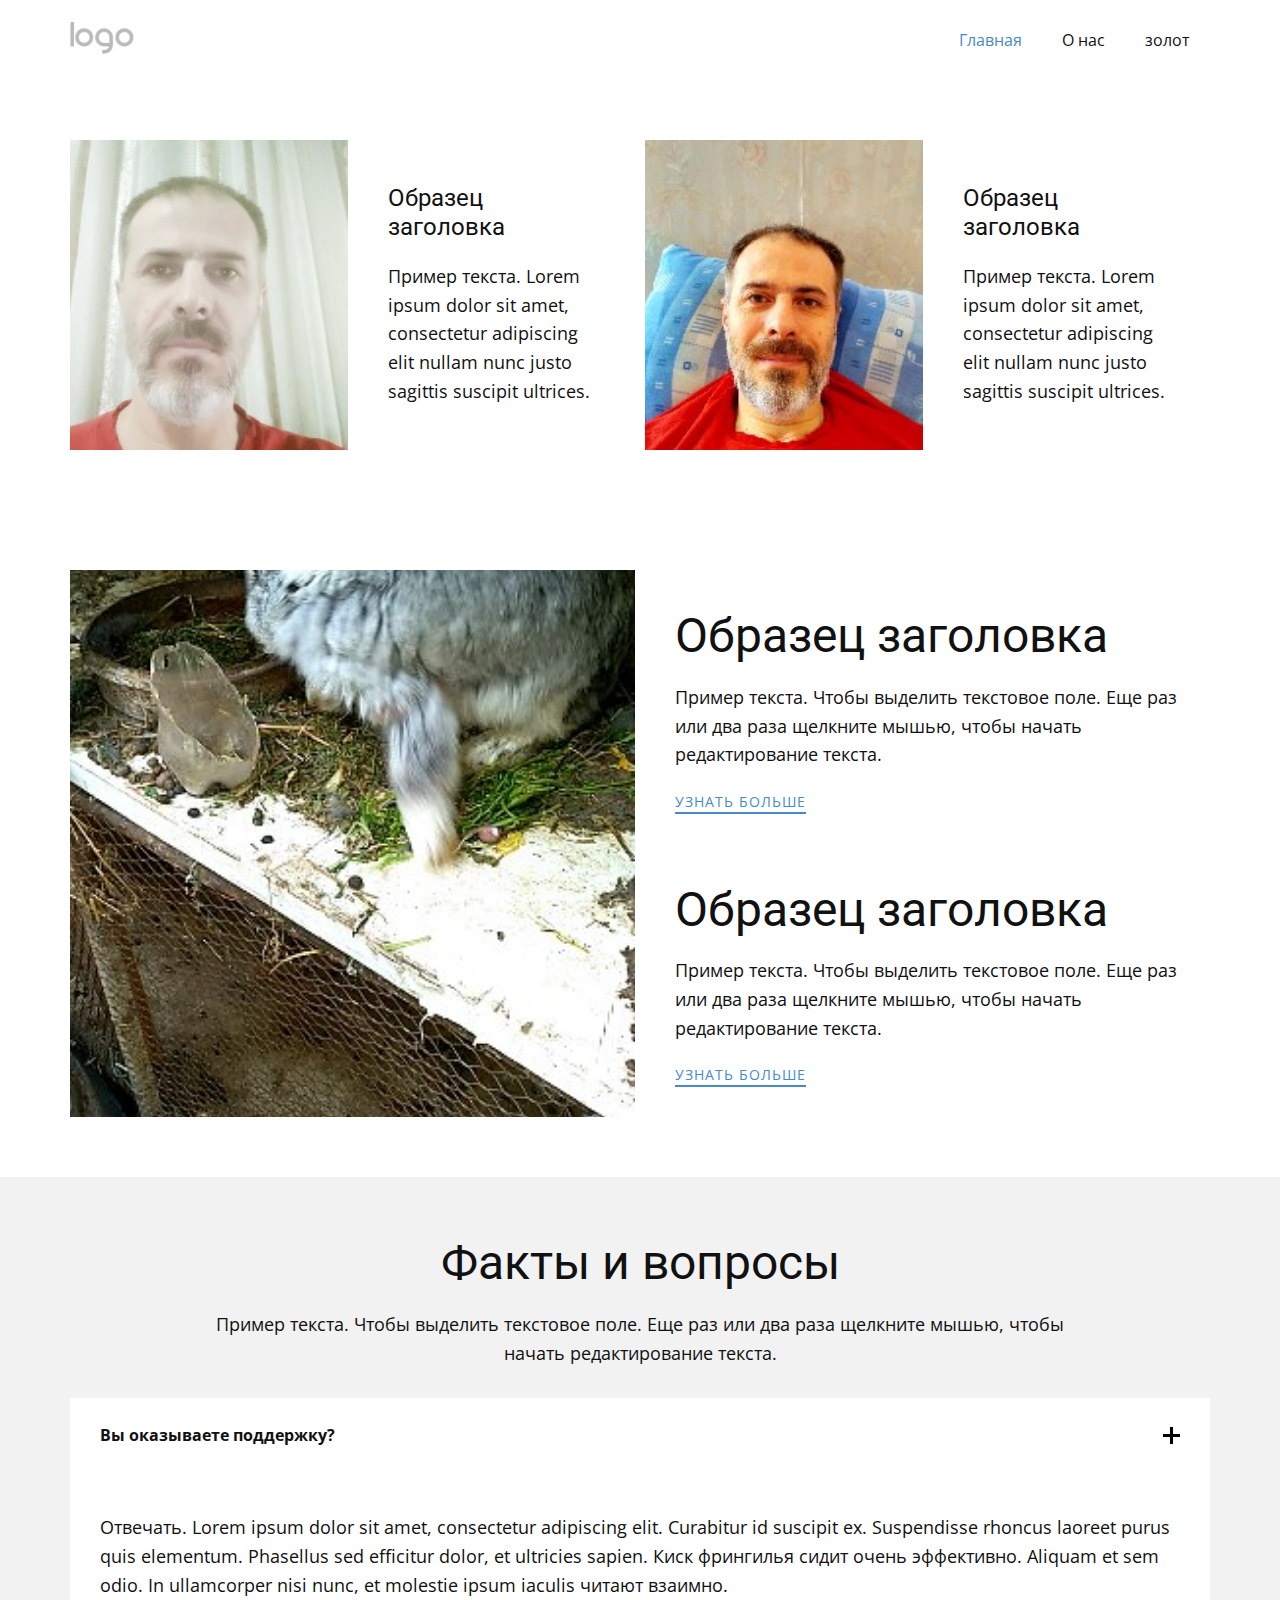
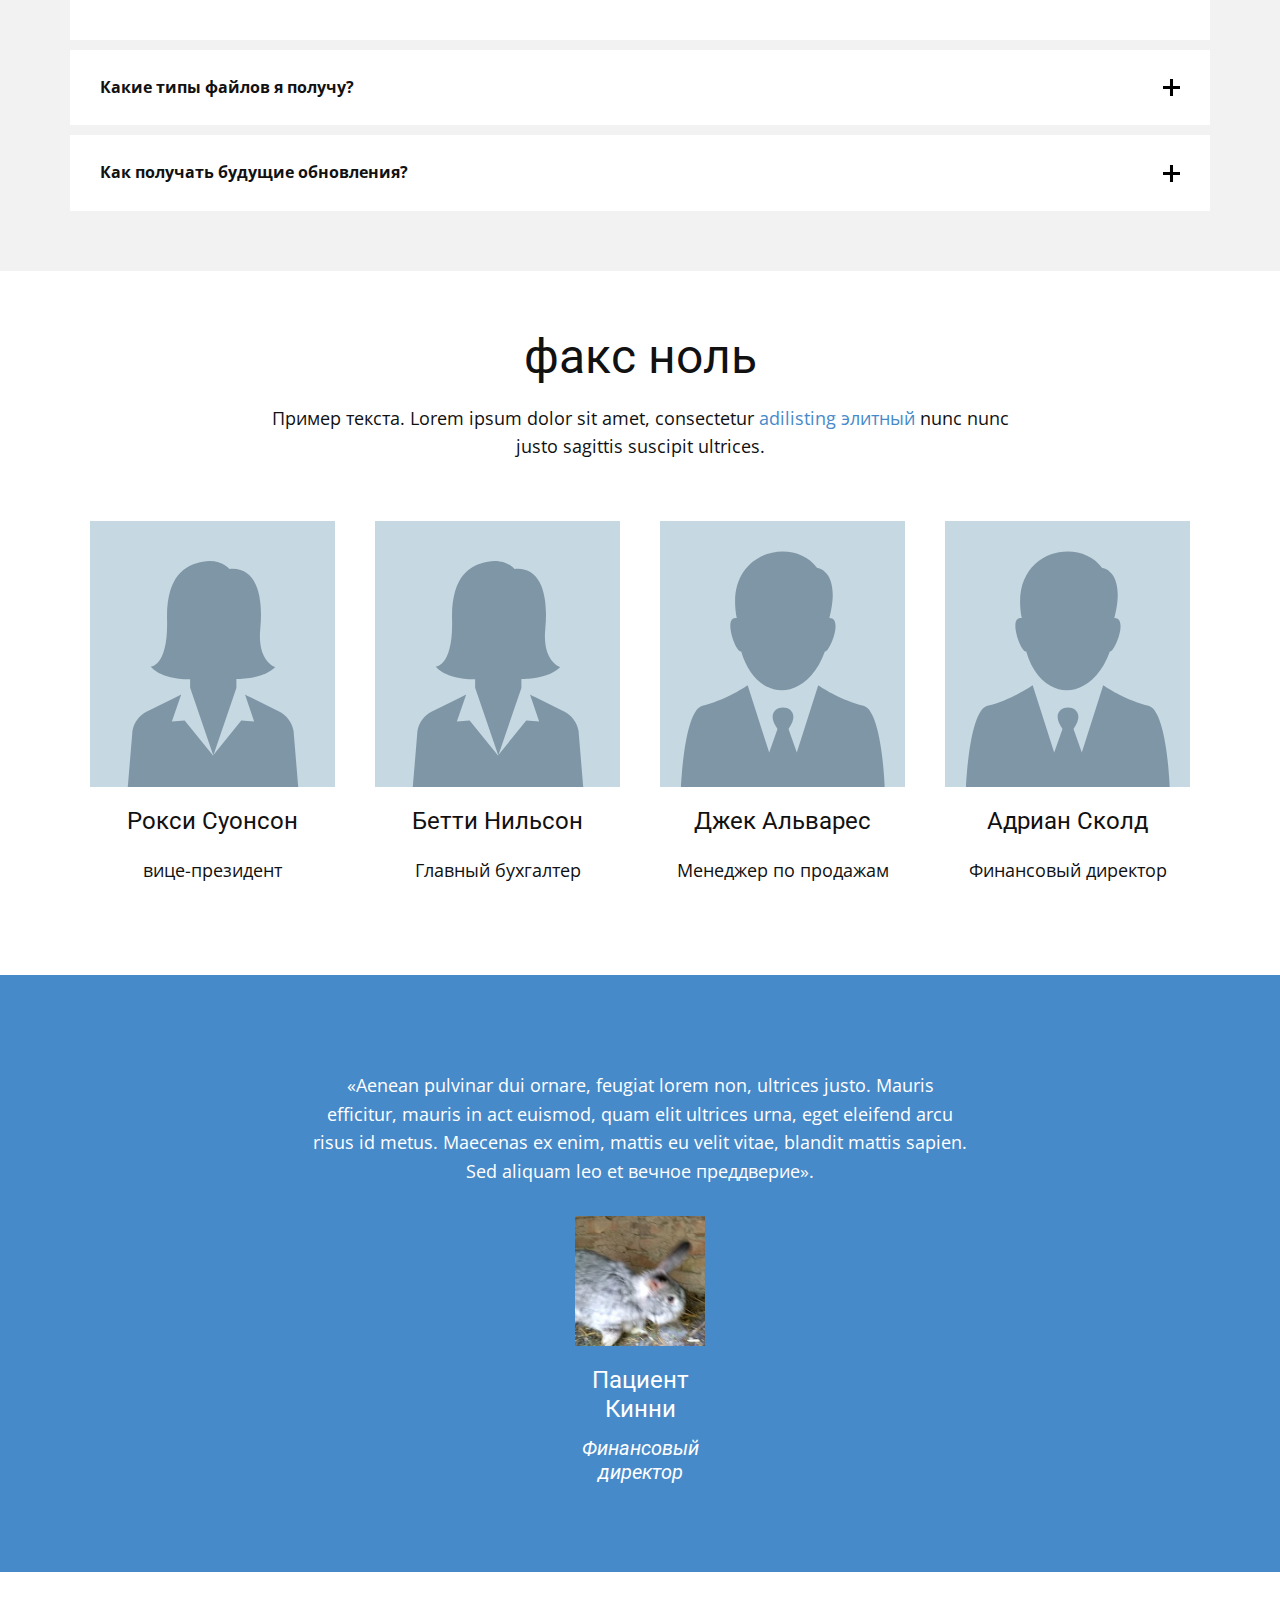
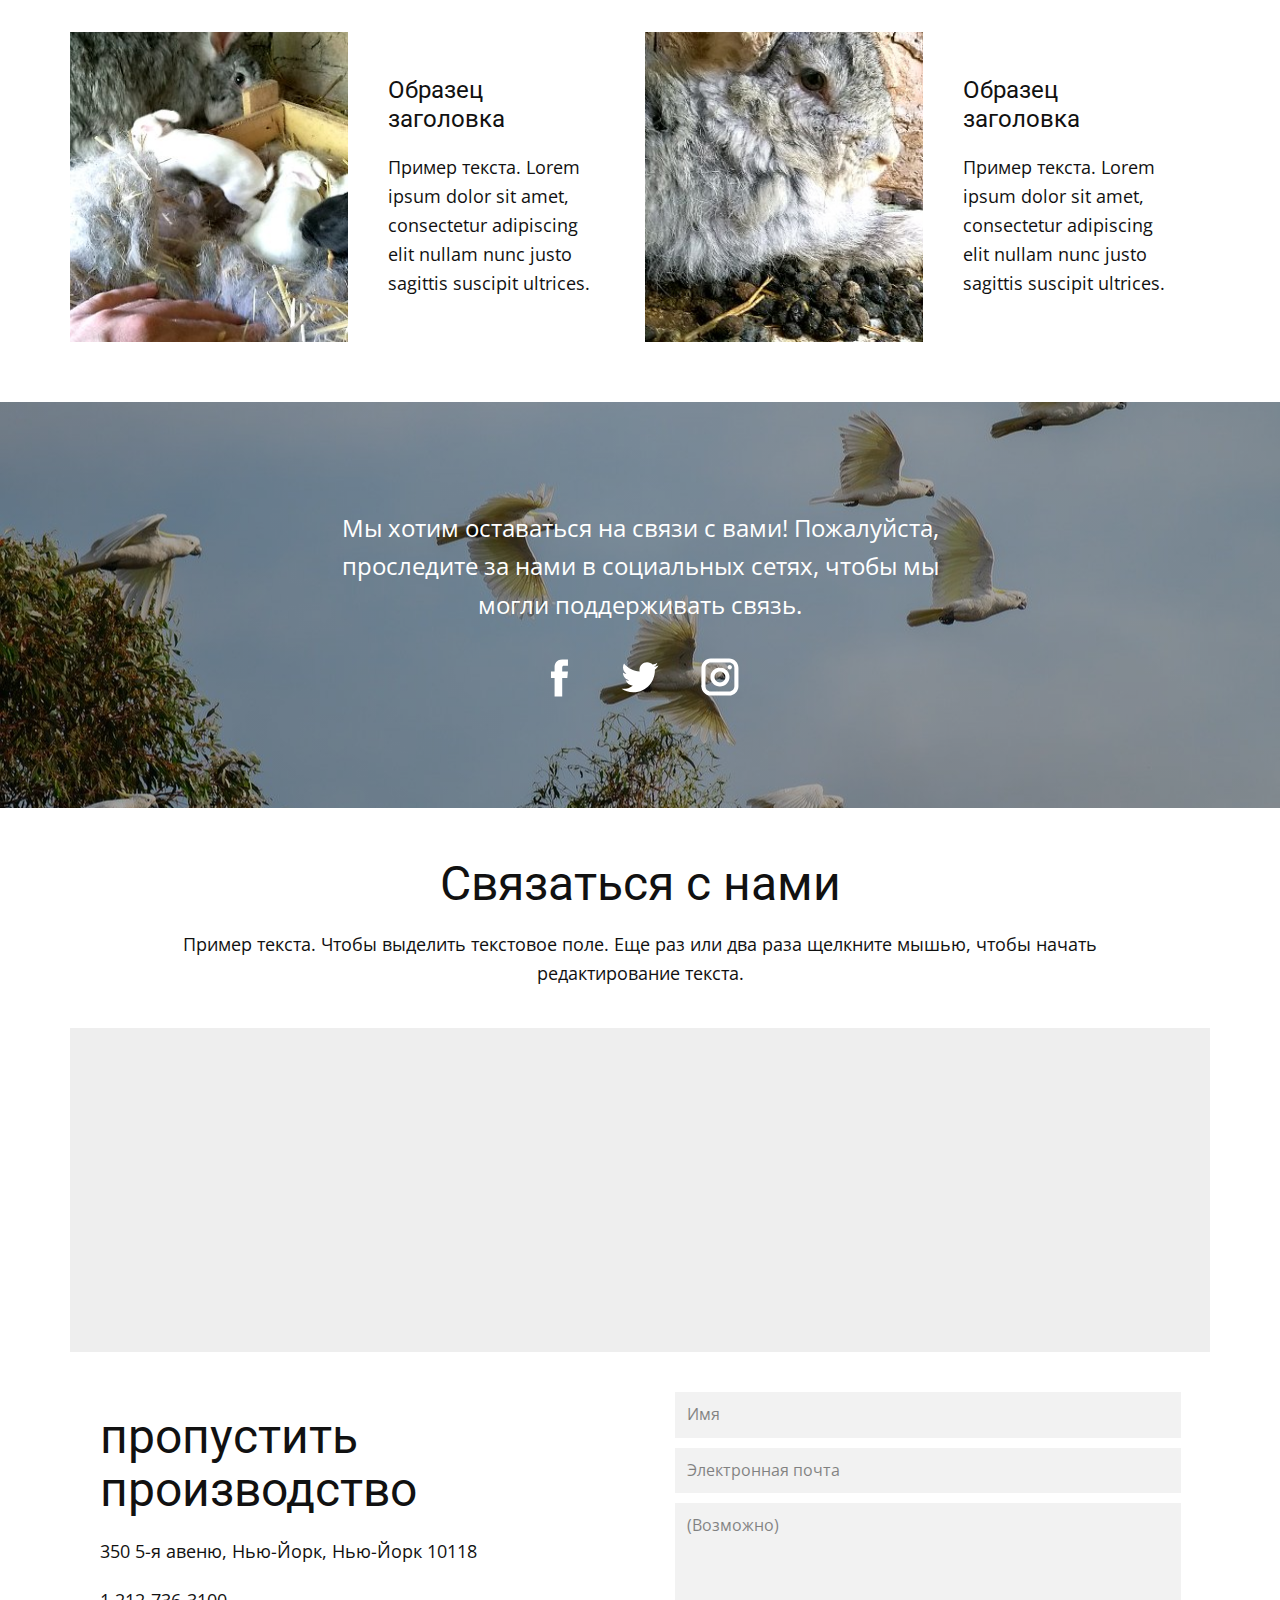
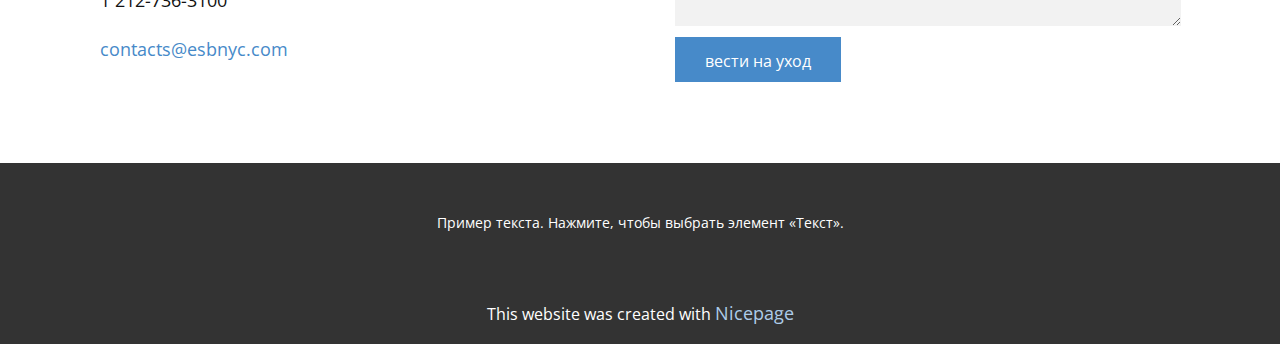
<file: index.html>
<!DOCTYPE html>
<html style="font-size: 16px;" lang="ru"><head>
    <meta name="viewport" content="width=device-width, initial-scale=1.0">
    <meta charset="utf-8">
    <meta name="keywords" content="Перво-наперво, Образец заголовка, Образец заголовка, Факты и вопросы, Наша команда, Связаться с нами, Бизнес центр">
    <meta name="description" content="">
    <title>Главная</title>
    <link rel="stylesheet" href="nicepage.css" media="screen">
<link rel="stylesheet" href="index.css" media="screen">
    <script class="u-script" type="text/javascript" src="jquery.js" defer=""></script>
    <script class="u-script" type="text/javascript" src="nicepage.js" defer=""></script>
    <meta name="generator" content="Nicepage 8.1.1, nicepage.com">
    
    
    
    
    
    
    
    
    
    
    <link id="u-page-google-font" rel="stylesheet" href="https://fonts.googleapis.com/css2?display=swap&amp;family=Roboto:ital,wght@0,100;0,200;0,300;0,400;0,500;0,600;0,700;0,800;0,900;1,100;1,200;1,300;1,400;1,500;1,600;1,700;1,800;1,900&amp;family=Open+Sans:ital,wght@0,300;0,400;0,500;0,600;0,700;0,800;1,300;1,400;1,500;1,600;1,700;1,800">
    <script type="application/ld+json">{
		"@context": "http://schema.org",
		"@type": "Organization",
		"name": "WebSite6599955",
		"url": "/",
		"logo": "images/default-logo.png"
}</script>
    <meta name="theme-color" content="#478ac9">
    <meta property="og:title" content="Главная">
    <meta property="og:description" content="">
    <meta property="og:type" content="website">
    <link rel="canonical" href="/">
  <meta name="referrer" content="origin"><script>
    window.recaptchaRenderedV2 = false;
    window.recaptchaFallback = false;
    window.recaptchaSiteKeyV2 = '6LdfeIwrAAAAAMnDkaIExdHsV0Nsj8y-CU9AyTjZ';

    function gdprConfirmed() {
        return true;
    }

    function dynamicLoadScript() {
        var script = document.createElement('script');
        script.src = 'https://www.google.com/recaptcha/api.js?render=6LfIyiwsAAAAAHbkR0PaJDe6iUTkBNMnEwSgGYMk';
        script.async = true;
        script.onload = function () {
            var event = new CustomEvent("recaptchaLoaded");
            document.dispatchEvent(event);
        };
        document.body.appendChild(script);
    }

    function showRecaptchaError(error) {
        error = error || '';
        var formError = document.querySelector('.u-form-send-error');

        if (formError) {
            formError.innerText = 'Неверный владелец сайта: ' + error.replace(/:[\s\S]*/, '');
            formError.style.display = 'block';
        }

        console.error('Error in grecaptcha: ', error);
    }

    document.addEventListener('DOMContentLoaded', function () {
        var confirmButtons = document.querySelectorAll('.u-cookies-consent .u-button-confirm');
        confirmButtons.forEach(function (button) {
            button.onclick = dynamicLoadScript;
        });
    });
    </script>

    <script>
        document.addEventListener("DOMContentLoaded", function(){
            if (!gdprConfirmed()) {
                return;
            }
            dynamicLoadScript();
        });
    </script>

    <script>
        document.addEventListener("recaptchaLoaded", function() {
            if (!gdprConfirmed()) {
                return;
            }

            (function (grecaptcha, sitekey, actions) {
                var recaptcha = {
                    execute: function (action, submitFormCb) {
                        if (typeof grecaptcha === 'undefined' || typeof grecaptcha.execute !== 'function') {
                            showRecaptchaError('reCAPTCHA script failed to load.');
                            return;
                        }

                        try {
                            grecaptcha.execute(sitekey, {action: action}).then((token) => {
                                if (!token) {
                                    throw new Error('Empty token received from reCAPTCHA');
                                }

                                var forms = document.getElementsByTagName('form');

                                for (var i = 0; i < forms.length; i++) {
                                    var response = forms[i].querySelector('[name="recaptchaResponse"]');

                                    if (!response) {
                                        response = document.createElement('input');
                                        response.setAttribute('type', 'hidden');
                                        response.setAttribute('name', 'recaptchaResponse');
                                        forms[i].appendChild(response);
                                    }

                                    response.value = token;
                                }

                                submitFormCb();
                            }).catch((e) => {
                                showRecaptchaError(e.message);
                            });
                        } catch (e) {
                            showRecaptchaError(e.message);
                        }
                    },

                    executeContact: function (submitFormCb) {
                        recaptcha.execute(actions['contact'], submitFormCb);
                    }
                };

                window.recaptchaObject = recaptcha;
                window.grecaptchaObject = grecaptcha;
            })(
                grecaptcha,
                
                '6LfIyiwsAAAAAHbkR0PaJDe6iUTkBNMnEwSgGYMk',
                {'contact': 'contact'}
            );
        });
    </script>

    <script>
    window.showRecaptchaV2 = function (form) {
        if (!form || !form.length) {
            return;
        }
        if (typeof window.grecaptchaObject === 'undefined' || !window.grecaptchaObject) {
            return;
        }

        const formEl = form[0];

        let container = document.getElementById('recaptcha-v2-container');
        if (!container) {
            container = document.createElement('div');
            container.id = 'recaptcha-v2-container';
            formEl.parentElement.appendChild(container);
        }

        let tokenReceived = false;
        let timeoutHandle;

        if (window.recaptchaRenderedV2 === false || typeof window.recaptchaRenderedV2 === 'undefined') {
            window.recaptchaRenderedV2 = window.grecaptchaObject.render('recaptcha-v2-container', {
                'sitekey': window.recaptchaSiteKeyV2,
                'size': 'invisible',
                'callback': function (token) {
                    clearTimeout(timeoutHandle);

                    if (!token) {
                        showRecaptchaError('reCAPTCHA v2 token was empty. Please try again.');
                        return;
                    }

                    tokenReceived = true;

                    let recaptchaResponseV2 = formEl.querySelector('input[name="recaptchaResponseV2"]');

                    if (!recaptchaResponseV2) {
                        recaptchaResponseV2 = document.createElement('input');
                        recaptchaResponseV2.type = 'hidden';
                        recaptchaResponseV2.name = 'recaptchaResponseV2';
                        formEl.appendChild(recaptchaResponseV2);
                    }

                    recaptchaResponseV2.value = token;

                    if (window.recaptchaSiteKeyV2) {
                        let siteKeyInput = formEl.querySelector('input[name="siteKey"]');

                        if (siteKeyInput) {
                            siteKeyInput.value = window.recaptchaSiteKeyV2;
                        }
                    }

                    document.querySelectorAll('.u-form-send-error').forEach(el => {
                        el.style.display = 'none';
                    });

                    const event = new CustomEvent('submit', {
                        detail: { recaptchaPassed: true },
                        bubbles: true,
                        cancelable: true,
                    });

                    formEl.dispatchEvent(event);
                },
                'error-callback': function () {
                    clearTimeout(timeoutHandle);
                    showRecaptchaError('reCAPTCHA v2 error. Please try again.');
                },
                'expired-callback': function () {
                    clearTimeout(timeoutHandle);
                }
            });

            window.grecaptchaObject.reset(window.recaptchaRenderedV2);

            setTimeout(() => {
                window.grecaptchaObject.execute(window.recaptchaRenderedV2);
            }, 300);

            timeoutHandle = setTimeout(function () {
                if (!tokenReceived) {
                    showRecaptchaError('The Contact Form could not be submitted because Google reCAPTCHA v3 detected unusual activity from your connection. Please try again later, or complete the reCAPTCHA v2 challenge if it appears.');
                }
            }, 120000);
        } else {
            window.grecaptchaObject.reset(window.recaptchaRenderedV2);

            setTimeout(() => {
                window.grecaptchaObject.execute(window.recaptchaRenderedV2);
            }, 300);
        }
    };
    </script>
<meta data-intl-tel-input-cdn-path="intlTelInput/"></head>
  <body data-home-page="https://website6599955.nicepage.io/Главная.html?version=1e7e23bd-5827-b30f-7d9e-6f0a9ac311ea" data-home-page-title="Главная" data-path-to-root="./" data-include-products="false" class="u-body u-clearfix u-xl-mode" data-lang="ru"><header class="u-clearfix u-header u-header" id="header"><div class="u-clearfix u-sheet u-valign-middle u-sheet-1">
        <a href="#" class="u-image u-logo u-image-1">
          <img src="images/default-logo.png" class="u-logo-image u-logo-image-1">
        </a>
        <nav class="u-menu u-menu-one-level u-offcanvas u-menu-1" role="navigation" aria-label="Навигация по меню">
          <div class="menu-collapse" style="font-size: 1rem; letter-spacing: 0px;">
            <a class="u-button-style u-custom-left-right-menu-spacing u-custom-padding-bottom u-custom-top-bottom-menu-spacing u-hamburger-link u-nav-link u-text-active-palette-1-base u-text-hover-palette-2-base" href="#" tabindex="-1" aria-label="Открыть меню" aria-controls="1595">
              <svg class="u-svg-link" viewBox="0 0 24 24"><use xlink:href="#menu-hamburger"></use></svg>
              <svg class="u-svg-content" version="1.1" id="menu-hamburger" viewBox="0 0 16 16" x="0px" y="0px" xmlns:xlink="http://www.w3.org/1999/xlink" xmlns="http://www.w3.org/2000/svg"><g><rect y="1" width="16" height="2"></rect><rect y="7" width="16" height="2"></rect><rect y="13" width="16" height="2"></rect>
</g></svg>
            </a>
          </div>
          <div class="u-nav-container">
            <ul class="u-nav u-unstyled u-nav-1" role="menubar"><li class="u-nav-item" role="none"><a class="u-button-style u-nav-link u-text-active-palette-1-base u-text-hover-palette-2-base" href="./" style="padding: 10px 20px;" role="menuitem"><font dir="auto" style="vertical-align: inherit;"><font dir="auto" style="vertical-align: inherit;">Главная</font>
</font>
</a>
</li><li class="u-nav-item" role="none"><a class="u-button-style u-nav-link u-text-active-palette-1-base u-text-hover-palette-2-base" href="О-нас.html" style="padding: 10px 20px;" role="menuitem"><font dir="auto" style="vertical-align: inherit;"><font dir="auto" style="vertical-align: inherit;">О нас</font>
</font>
</a>
</li><li class="u-nav-item" role="none"><a class="u-button-style u-nav-link u-text-active-palette-1-base u-text-hover-palette-2-base" href="Контакты.html" style="padding: 10px 20px;" role="menuitem"><font dir="auto" style="vertical-align: inherit;"><font dir="auto" style="vertical-align: inherit;">золот</font>
</font>
</a>
</li></ul>
          </div>
          <div class="u-nav-container-collapse" id="1595" role="region" aria-label="цепные средства">
            <div class="u-black u-container-style u-inner-container-layout u-opacity u-opacity-95 u-sidenav">
              <div class="u-inner-container-layout u-sidenav-overflow">
                <div class="u-menu-close" tabindex="-1" aria-label="каменных"></div>
                <ul class="u-align-center u-nav u-popupmenu-items u-unstyled u-nav-2"><li class="u-nav-item"><a class="u-button-style u-nav-link" href="./"><font dir="auto" style="vertical-align: inherit;"><font dir="auto" style="vertical-align: inherit;">Главная</font>
</font>
</a>
</li><li class="u-nav-item"><a class="u-button-style u-nav-link" href="О-нас.html"><font dir="auto" style="vertical-align: inherit;"><font dir="auto" style="vertical-align: inherit;">О нас</font>
</font>
</a>
</li><li class="u-nav-item"><a class="u-button-style u-nav-link" href="Контакты.html"><font dir="auto" style="vertical-align: inherit;"><font dir="auto" style="vertical-align: inherit;">золот</font>
</font>
</a>
</li></ul>
              </div>
            </div>
            <div class="u-black u-menu-overlay u-opacity u-opacity-70"></div>
          </div>
        </nav>
      </div></header>
    <section class="u-align-center u-clearfix u-container-align-center u-container-align-center-lg u-container-align-center-md u-container-align-center-sm u-container-align-center-xl u-section-1" id="sec-164f">
      <div class="u-clearfix u-sheet u-valign-middle-xs u-sheet-1">
        <div class="custom-expanded data-layout-selected u-clearfix u-expanded-width-lg u-expanded-width-md u-expanded-width-sm u-expanded-width-xl u-gutter-10 u-layout-wrap u-layout-wrap-1">
          <div class="u-layout">
            <div class="u-layout-row">
              <div class="u-container-style u-image u-layout-cell u-left-cell u-size-15 u-size-30-md u-image-1" src="" data-image-width="243" data-image-height="324">
                <div class="u-container-layout u-valign-middle u-container-layout-1"></div>
              </div>
              <div class="u-align-left u-container-align-left u-container-style u-layout-cell u-size-15 u-size-30-md u-layout-cell-2">
                <div class="u-container-layout u-valign-middle u-container-layout-2">
                  <h4 class="u-text u-text-1">
                    <font dir="auto" style="vertical-align: inherit;">
                      <font dir="auto" style="vertical-align: inherit;">
                        <font dir="auto" style="vertical-align: inherit;">
                          <font dir="auto" style="vertical-align: inherit;">
                            <font dir="auto" style="vertical-align: inherit;">
                              <font dir="auto" style="vertical-align: inherit;">Образец заголовка</font>
                            </font>
                          </font>
                        </font>
                      </font>
                    </font>
                  </h4>
                  <p class="u-text u-text-2">
                    <font dir="auto" style="vertical-align: inherit;">
                      <font dir="auto" style="vertical-align: inherit;">
                        <font dir="auto" style="vertical-align: inherit;">
                          <font dir="auto" style="vertical-align: inherit;">
                            <font dir="auto" style="vertical-align: inherit;">
                              <font dir="auto" style="vertical-align: inherit;">Пример текста. Lorem ipsum dolor sit amet, consectetur adipiscing elit nullam nunc justo sagittis suscipit ultrices.</font>
                            </font>
                          </font>
                        </font>
                      </font>
                    </font>
                  </p>
                </div>
              </div>
              <div class="u-container-style u-image u-layout-cell u-size-15 u-size-30-md u-image-2" src="" data-image-width="187" data-image-height="250">
                <div class="u-container-layout u-valign-middle u-container-layout-3"></div>
              </div>
              <div class="u-align-left u-container-align-left u-container-style u-layout-cell u-right-cell u-size-15 u-size-30-md u-layout-cell-4">
                <div class="u-container-layout u-valign-middle u-container-layout-4">
                  <h4 class="u-text u-text-3">
                    <font dir="auto" style="vertical-align: inherit;">
                      <font dir="auto" style="vertical-align: inherit;">
                        <font dir="auto" style="vertical-align: inherit;">
                          <font dir="auto" style="vertical-align: inherit;">
                            <font dir="auto" style="vertical-align: inherit;">
                              <font dir="auto" style="vertical-align: inherit;">Образец заголовка</font>
                            </font>
                          </font>
                        </font>
                      </font>
                    </font>
                  </h4>
                  <p class="u-text u-text-4">
                    <font dir="auto" style="vertical-align: inherit;">
                      <font dir="auto" style="vertical-align: inherit;">
                        <font dir="auto" style="vertical-align: inherit;">
                          <font dir="auto" style="vertical-align: inherit;">
                            <font dir="auto" style="vertical-align: inherit;">
                              <font dir="auto" style="vertical-align: inherit;">Пример текста. Lorem ipsum dolor sit amet, consectetur adipiscing elit nullam nunc justo sagittis suscipit ultrices.</font>
                            </font>
                          </font>
                        </font>
                      </font>
                    </font>
                  </p>
                </div>
              </div>
            </div>
          </div>
        </div>
      </div>
    </section>
    <section class="u-clearfix u-section-2" id="sec-a240">
      <div class="u-clearfix u-sheet u-valign-middle u-sheet-1">
        <div class="data-layout-selected u-clearfix u-expanded-width u-gutter-10 u-layout-wrap u-layout-wrap-1">
          <div class="u-gutter-0 u-layout">
            <div class="u-layout-row" style="">
              <div class="u-size-30 u-size-60-md" style="">
                <div class="u-layout-row" style="">
                  <div class="u-align-left u-container-align-left u-container-style u-image u-layout-cell u-left-cell u-size-60 u-image-1" src="" data-image-width="288" data-image-height="512">
                    <div class="u-container-layout u-valign-middle u-container-layout-1" src=""></div>
                  </div>
                </div>
              </div>
              <div class="u-size-30 u-size-60-md" style="">
                <div class="u-layout-col" style="">
                  <div class="u-align-left u-container-align-left u-container-style u-layout-cell u-right-cell u-size-40 u-white u-layout-cell-2">
                    <div class="u-container-layout u-container-layout-2">
                      <h2 class="u-text u-text-default u-text-1">
                        <font dir="auto" style="vertical-align: inherit;">
                          <font dir="auto" style="vertical-align: inherit;">
                            <font dir="auto" style="vertical-align: inherit;">
                              <font dir="auto" style="vertical-align: inherit;">
                                <font dir="auto" style="vertical-align: inherit;">
                                  <font dir="auto" style="vertical-align: inherit;">Образец заголовка</font>
                                </font>
                              </font>
                            </font>
                          </font>
                        </font>
                      </h2>
                      <p class="u-text u-text-2">
                        <font dir="auto" style="vertical-align: inherit;">
                          <font dir="auto" style="vertical-align: inherit;">
                            <font dir="auto" style="vertical-align: inherit;">
                              <font dir="auto" style="vertical-align: inherit;">
                                <font dir="auto" style="vertical-align: inherit;">
                                  <font dir="auto" style="vertical-align: inherit;">Пример текста. Чтобы выделить текстовое поле. Еще раз или два раза щелкните мышью, чтобы начать редактирование текста.</font>
                                </font>
                              </font>
                            </font>
                          </font>
                        </font>
                      </p>
                      <a href="" class="u-active-none u-border-2 u-border-no-left u-border-no-right u-border-no-top u-border-palette-1-base u-btn u-btn-rectangle u-button-style u-hover-none u-none u-btn-1">
                        <font dir="auto" style="vertical-align: inherit;">
                          <font dir="auto" style="vertical-align: inherit;">
                            <font dir="auto" style="vertical-align: inherit;">
                              <font dir="auto" style="vertical-align: inherit;">
                                <font dir="auto" style="vertical-align: inherit;">
                                  <font dir="auto" style="vertical-align: inherit;">узнать больше</font>
                                </font>
                              </font>
                            </font>
                          </font>
                        </font>
                      </a>
                    </div>
                  </div>
                  <div class="u-align-left u-container-align-left u-container-style u-layout-cell u-right-cell u-size-20 u-white u-layout-cell-3">
                    <div class="u-container-layout u-valign-middle u-container-layout-3">
                      <h2 class="u-text u-text-default u-text-3">
                        <font dir="auto" style="vertical-align: inherit;">
                          <font dir="auto" style="vertical-align: inherit;">
                            <font dir="auto" style="vertical-align: inherit;">
                              <font dir="auto" style="vertical-align: inherit;">
                                <font dir="auto" style="vertical-align: inherit;">
                                  <font dir="auto" style="vertical-align: inherit;">Образец заголовка</font>
                                </font>
                              </font>
                            </font>
                          </font>
                        </font>
                      </h2>
                      <p class="u-text u-text-4">
                        <font dir="auto" style="vertical-align: inherit;">
                          <font dir="auto" style="vertical-align: inherit;">
                            <font dir="auto" style="vertical-align: inherit;">
                              <font dir="auto" style="vertical-align: inherit;">
                                <font dir="auto" style="vertical-align: inherit;">
                                  <font dir="auto" style="vertical-align: inherit;">Пример текста. Чтобы выделить текстовое поле. Еще раз или два раза щелкните мышью, чтобы начать редактирование текста.</font>
                                </font>
                              </font>
                            </font>
                          </font>
                        </font>
                      </p>
                      <a href="" class="u-active-none u-border-2 u-border-no-left u-border-no-right u-border-no-top u-border-palette-1-base u-btn u-btn-rectangle u-button-style u-hover-none u-none u-btn-2">
                        <font dir="auto" style="vertical-align: inherit;">
                          <font dir="auto" style="vertical-align: inherit;">
                            <font dir="auto" style="vertical-align: inherit;">
                              <font dir="auto" style="vertical-align: inherit;">
                                <font dir="auto" style="vertical-align: inherit;">
                                  <font dir="auto" style="vertical-align: inherit;">узнать больше</font>
                                </font>
                              </font>
                            </font>
                          </font>
                        </font>
                      </a>
                    </div>
                  </div>
                </div>
              </div>
            </div>
          </div>
        </div>
      </div>
    </section>
    <section class="u-align-center u-clearfix u-container-align-center u-grey-5 u-section-3" id="sec-3806">
      <div class="u-clearfix u-sheet u-sheet-1">
        <h2 class="u-text u-text-default u-text-1">
          <font dir="auto" style="vertical-align: inherit;">
            <font dir="auto" style="vertical-align: inherit;">
              <font dir="auto" style="vertical-align: inherit;">
                <font dir="auto" style="vertical-align: inherit;">
                  <font dir="auto" style="vertical-align: inherit;">
                    <font dir="auto" style="vertical-align: inherit;">Факты и вопросы</font>
                  </font>
                </font>
              </font>
            </font>
          </font>
        </h2>
        <p class="u-text u-text-2">
          <font dir="auto" style="vertical-align: inherit;">
            <font dir="auto" style="vertical-align: inherit;">
              <font dir="auto" style="vertical-align: inherit;">
                <font dir="auto" style="vertical-align: inherit;">
                  <font dir="auto" style="vertical-align: inherit;">
                    <font dir="auto" style="vertical-align: inherit;">Пример текста. Чтобы выделить текстовое поле. Еще раз или два раза щелкните мышью, чтобы начать редактирование текста.</font>
                  </font>
                </font>
              </font>
            </font>
          </font>
        </p>
        <div class="u-accordion u-expanded-width u-faq u-spacing-10 u-accordion-1" role="tablist">
          <div class="u-accordion-item">
            <a class="active u-accordion-link u-active-white u-button-style u-hover-white u-white u-accordion-link-1" id="link-accordion-f600" aria-controls="accordion-f600" aria-selected="true" role="tab"><span class="u-accordion-link-text">
                <font dir="auto" style="vertical-align: inherit;">
                  <font dir="auto" style="vertical-align: inherit;">
                    <font dir="auto" style="vertical-align: inherit;">
                      <font dir="auto" style="vertical-align: inherit;">
                        <font dir="auto" style="vertical-align: inherit;">
                          <font dir="auto" style="vertical-align: inherit;">Вы оказываете поддержку?</font>
                        </font>
                      </font>
                    </font>
                  </font>
                </font></span><span class="u-accordion-link-icon u-icon u-text-grey-50 u-icon-1"><svg class="u-svg-link" preserveAspectRatio="xMidYMin slice" viewBox="0 0 448 448" style=""><use xlink:href="#svg-3ae2"></use></svg><svg class="u-svg-content" viewBox="0 0 448 448" id="svg-3ae2" style=""><path d="m272 184c-4.417969 0-8-3.582031-8-8v-176h-80v176c0 4.417969-3.582031 8-8 8h-176v80h176c4.417969 0 8 3.582031 8 8v176h80v-176c0-4.417969 3.582031-8 8-8h176v-80zm0 0"></path></svg></span>
            </a>
            <div class="u-accordion-active u-accordion-pane u-container-style u-white u-accordion-pane-1" id="accordion-f600" aria-labelledby="link-accordion-f600" role="tabpanel">
              <div class="u-container-layout u-container-layout-1">
                <div class="fr-view u-clearfix u-rich-text u-text">
                  <p>
                    <font dir="auto" style="vertical-align: inherit;">
                      <font dir="auto" style="vertical-align: inherit;">
                        <font dir="auto" style="vertical-align: inherit;">
                          <font dir="auto" style="vertical-align: inherit;">
                            <font dir="auto" style="vertical-align: inherit;">
                              <font dir="auto" style="vertical-align: inherit;">Отвечать. Lorem ipsum dolor sit amet, consectetur adipiscing elit. Curabitur id suscipit ex. Suspendisse rhoncus laoreet purus quis elementum. Phasellus sed efficitur dolor, et ultricies sapien. Киск фрингилья сидит очень эффективно. Aliquam et sem odio. In ullamcorper nisi nunc, et molestie ipsum iaculis читают взаимно.</font>
                            </font>
                          </font>
                        </font>
                      </font>
                    </font>
                  </p>
                </div>
              </div>
            </div>
          </div>
          <div class="u-accordion-item">
            <a class="u-accordion-link u-active-white u-button-style u-hover-white u-white u-accordion-link-2" id="link-accordion-72f4" aria-controls="accordion-72f4" aria-selected="false" role="tab"><span class="u-accordion-link-text">
                <font dir="auto" style="vertical-align: inherit;">
                  <font dir="auto" style="vertical-align: inherit;">
                    <font dir="auto" style="vertical-align: inherit;">
                      <font dir="auto" style="vertical-align: inherit;">
                        <font dir="auto" style="vertical-align: inherit;">
                          <font dir="auto" style="vertical-align: inherit;">Какие типы файлов я получу?</font>
                        </font>
                      </font>
                    </font>
                  </font>
                </font></span><span class="u-accordion-link-icon u-icon u-text-grey-50 u-icon-2"><svg class="u-svg-link" preserveAspectRatio="xMidYMin slice" viewBox="0 0 448 448" style=""><use xlink:href="#svg-05a3"></use></svg><svg class="u-svg-content" viewBox="0 0 448 448" id="svg-05a3" style=""><path d="m272 184c-4.417969 0-8-3.582031-8-8v-176h-80v176c0 4.417969-3.582031 8-8 8h-176v80h176c4.417969 0 8 3.582031 8 8v176h80v-176c0-4.417969 3.582031-8 8-8h176v-80zm0 0"></path></svg></span>
            </a>
            <div class="u-accordion-pane u-container-style u-white u-accordion-pane-2" id="accordion-72f4" aria-labelledby="link-accordion-72f4" role="tabpanel">
              <div class="u-container-layout u-container-layout-2">
                <div class="u-clearfix u-rich-text u-text">
                  <p>
                    <font dir="auto" style="vertical-align: inherit;">
                      <font dir="auto" style="vertical-align: inherit;">
                        <font dir="auto" style="vertical-align: inherit;">
                          <font dir="auto" style="vertical-align: inherit;">
                            <font dir="auto" style="vertical-align: inherit;">
                              <font dir="auto" style="vertical-align: inherit;">Отвечать. Lorem ipsum dolor sit amet, consectetur adipiscing elit. Curabitur id suscipit ex. Suspendisse rhoncus laoreet purus quis elementum. Phasellus sed efficitur dolor, et ultricies sapien. Киск фрингилья сидит очень эффективно. Aliquam et sem odio. In ullamcorper nisi nunc, et molestie ipsum iaculis читают взаимно.</font>
                            </font>
                          </font>
                        </font>
                      </font>
                    </font>
                  </p>
                </div>
              </div>
            </div>
          </div>
          <div class="u-accordion-item">
            <a class="u-accordion-link u-active-white u-button-style u-hover-white u-white u-accordion-link-3" id="link-accordion-854e" aria-controls="accordion-854e" aria-selected="false" role="tab"><span class="u-accordion-link-text">
                <font dir="auto" style="vertical-align: inherit;">
                  <font dir="auto" style="vertical-align: inherit;">
                    <font dir="auto" style="vertical-align: inherit;">
                      <font dir="auto" style="vertical-align: inherit;">
                        <font dir="auto" style="vertical-align: inherit;">
                          <font dir="auto" style="vertical-align: inherit;">Как получать будущие обновления?</font>
                        </font>
                      </font>
                    </font>
                  </font>
                </font></span><span class="u-accordion-link-icon u-icon u-text-grey-50 u-icon-3"><svg class="u-svg-link" preserveAspectRatio="xMidYMin slice" viewBox="0 0 448 448" style=""><use xlink:href="#svg-4a3a"></use></svg><svg class="u-svg-content" viewBox="0 0 448 448" id="svg-4a3a" style=""><path d="m272 184c-4.417969 0-8-3.582031-8-8v-176h-80v176c0 4.417969-3.582031 8-8 8h-176v80h176c4.417969 0 8 3.582031 8 8v176h80v-176c0-4.417969 3.582031-8 8-8h176v-80zm0 0"></path></svg></span>
            </a>
            <div class="u-accordion-pane u-container-style u-white u-accordion-pane-3" id="accordion-854e" aria-labelledby="link-accordion-854e" role="tabpanel">
              <div class="u-container-layout u-container-layout-3">
                <div class="u-clearfix u-rich-text u-text">
                  <p>
                    <font dir="auto" style="vertical-align: inherit;">
                      <font dir="auto" style="vertical-align: inherit;">
                        <font dir="auto" style="vertical-align: inherit;">
                          <font dir="auto" style="vertical-align: inherit;">
                            <font dir="auto" style="vertical-align: inherit;">
                              <font dir="auto" style="vertical-align: inherit;">Отвечать. Lorem ipsum dolor sit amet, consectetur adipiscing elit. Curabitur id suscipit ex. Suspendisse rhoncus laoreet purus quis elementum. Phasellus sed efficitur dolor, et ultricies sapien. Киск фрингилья сидит очень эффективно. Aliquam et sem odio. In ullamcorper nisi nunc, et molestie ipsum iaculis читают взаимно.</font>
                            </font>
                          </font>
                        </font>
                      </font>
                    </font>
                  </p>
                </div>
              </div>
            </div>
          </div>
        </div>
      </div>
    </section>
    <section class="u-align-center u-clearfix u-container-align-center u-section-4" id="sec-7312">
      <div class="u-clearfix u-sheet u-sheet-1">
        <h2 class="u-text u-text-default u-text-1">
          <font dir="auto" style="vertical-align: inherit;">
            <font dir="auto" style="vertical-align: inherit;">
              <font dir="auto" style="vertical-align: inherit;">
                <font dir="auto" style="vertical-align: inherit;">
                  <font dir="auto" style="vertical-align: inherit;">
                    <font dir="auto" style="vertical-align: inherit;">факс ноль</font>
                  </font>
                </font>
              </font>
            </font>
          </font>
        </h2>
        <p class="u-text u-text-2">
          <font dir="auto" style="vertical-align: inherit;">
            <font dir="auto" style="vertical-align: inherit;">
              <font dir="auto" style="vertical-align: inherit;">
                <font dir="auto" style="vertical-align: inherit;">
                  <font dir="auto" style="vertical-align: inherit;">
                    <font dir="auto" style="vertical-align: inherit;">Пример текста. Lorem ipsum dolor sit amet, consectetur </font>
                  </font>
                </font>
              </font>
            </font>
          </font>
          <a href="#" class="u-active-none u-border-none u-btn u-button-link u-button-style u-hover-none u-none u-text-palette-1-base u-btn-1">
            <font dir="auto" style="vertical-align: inherit;">
              <font dir="auto" style="vertical-align: inherit;">
                <font dir="auto" style="vertical-align: inherit;">
                  <font dir="auto" style="vertical-align: inherit;">
                    <font dir="auto" style="vertical-align: inherit;">
                      <font dir="auto" style="vertical-align: inherit;">adilisting элитный</font>
                    </font>
                  </font>
                </font>
              </font>
            </font>
          </a>
          <font dir="auto" style="vertical-align: inherit;">
            <font dir="auto" style="vertical-align: inherit;">
              <font dir="auto" style="vertical-align: inherit;">
                <font dir="auto" style="vertical-align: inherit;">
                  <font dir="auto" style="vertical-align: inherit;">
                    <font dir="auto" style="vertical-align: inherit;"> nunc nunc justo sagittis suscipit ultrices. </font>
                  </font>
                </font>
              </font>
            </font>
          </font>
        </p>
        <div class="u-expanded-width u-list u-list-1">
          <div class="u-repeater u-repeater-1">
            <div class="u-align-center u-container-align-center u-container-style u-list-item u-repeater-item">
              <div class="u-container-layout u-similar-container u-valign-top u-container-layout-1">
                <img alt="" class="u-expanded-width u-image u-image-default u-image-1" data-image-width="150" data-image-height="150" src="images/b2b5bf27.svg">
                <h4 class="u-text u-text-3">
                  <font dir="auto" style="vertical-align: inherit;">
                    <font dir="auto" style="vertical-align: inherit;">
                      <font dir="auto" style="vertical-align: inherit;">
                        <font dir="auto" style="vertical-align: inherit;">
                          <font dir="auto" style="vertical-align: inherit;">
                            <font dir="auto" style="vertical-align: inherit;">Рокси Суонсон</font>
                          </font>
                        </font>
                      </font>
                    </font>
                  </font>
                </h4>
                <p class="u-text u-text-4">
                  <font dir="auto" style="vertical-align: inherit;">
                    <font dir="auto" style="vertical-align: inherit;">
                      <font dir="auto" style="vertical-align: inherit;">
                        <font dir="auto" style="vertical-align: inherit;">
                          <font dir="auto" style="vertical-align: inherit;">
                            <font dir="auto" style="vertical-align: inherit;">вице-президент</font>
                          </font>
                        </font>
                      </font>
                    </font>
                  </font>
                </p>
              </div>
            </div>
            <div class="u-align-center u-container-align-center u-container-style u-list-item u-repeater-item">
              <div class="u-container-layout u-similar-container u-valign-top u-container-layout-2">
                <img alt="" class="u-expanded-width u-image u-image-default u-image-2" data-image-width="150" data-image-height="150" src="images/b2b5bf27.svg">
                <h4 class="u-text u-text-5">
                  <font dir="auto" style="vertical-align: inherit;">
                    <font dir="auto" style="vertical-align: inherit;">
                      <font dir="auto" style="vertical-align: inherit;">
                        <font dir="auto" style="vertical-align: inherit;">
                          <font dir="auto" style="vertical-align: inherit;">
                            <font dir="auto" style="vertical-align: inherit;">Бетти Нильсон</font>
                          </font>
                        </font>
                      </font>
                    </font>
                  </font>
                </h4>
                <p class="u-text u-text-6">
                  <font dir="auto" style="vertical-align: inherit;">
                    <font dir="auto" style="vertical-align: inherit;">
                      <font dir="auto" style="vertical-align: inherit;">
                        <font dir="auto" style="vertical-align: inherit;">
                          <font dir="auto" style="vertical-align: inherit;">
                            <font dir="auto" style="vertical-align: inherit;">Главный бухгалтер</font>
                          </font>
                        </font>
                      </font>
                    </font>
                  </font>
                </p>
              </div>
            </div>
            <div class="u-align-center u-container-align-center u-container-style u-list-item u-repeater-item">
              <div class="u-container-layout u-similar-container u-valign-top u-container-layout-3">
                <img alt="" class="u-expanded-width u-image u-image-default u-image-3" data-image-width="150" data-image-height="150" src="images/d7eabcf5.svg">
                <h4 class="u-text u-text-7">
                  <font dir="auto" style="vertical-align: inherit;">
                    <font dir="auto" style="vertical-align: inherit;">
                      <font dir="auto" style="vertical-align: inherit;">
                        <font dir="auto" style="vertical-align: inherit;">
                          <font dir="auto" style="vertical-align: inherit;">
                            <font dir="auto" style="vertical-align: inherit;">Джек Альварес</font>
                          </font>
                        </font>
                      </font>
                    </font>
                  </font>
                </h4>
                <p class="u-text u-text-8">
                  <font dir="auto" style="vertical-align: inherit;">
                    <font dir="auto" style="vertical-align: inherit;">
                      <font dir="auto" style="vertical-align: inherit;">
                        <font dir="auto" style="vertical-align: inherit;">
                          <font dir="auto" style="vertical-align: inherit;">
                            <font dir="auto" style="vertical-align: inherit;">Менеджер по продажам</font>
                          </font>
                        </font>
                      </font>
                    </font>
                  </font>
                </p>
              </div>
            </div>
            <div class="u-align-center u-container-align-center u-container-style u-list-item u-repeater-item">
              <div class="u-container-layout u-similar-container u-valign-top u-container-layout-4">
                <img alt="" class="u-expanded-width u-image u-image-default u-image-4" data-image-width="150" data-image-height="150" src="images/d7eabcf5.svg">
                <h4 class="u-text u-text-9">
                  <font dir="auto" style="vertical-align: inherit;">
                    <font dir="auto" style="vertical-align: inherit;">
                      <font dir="auto" style="vertical-align: inherit;">
                        <font dir="auto" style="vertical-align: inherit;">
                          <font dir="auto" style="vertical-align: inherit;">
                            <font dir="auto" style="vertical-align: inherit;">Адриан Сколд</font>
                          </font>
                        </font>
                      </font>
                    </font>
                  </font>
                </h4>
                <p class="u-text u-text-10">
                  <font dir="auto" style="vertical-align: inherit;">
                    <font dir="auto" style="vertical-align: inherit;">
                      <font dir="auto" style="vertical-align: inherit;">
                        <font dir="auto" style="vertical-align: inherit;">
                          <font dir="auto" style="vertical-align: inherit;">
                            <font dir="auto" style="vertical-align: inherit;">Финансовый директор</font>
                          </font>
                        </font>
                      </font>
                    </font>
                  </font>
                </p>
              </div>
            </div>
          </div>
        </div>
      </div>
    </section>
    <section class="u-align-left u-clearfix u-container-align-left u-palette-1-base u-section-5" id="sec-9c92">
      <div class="u-clearfix u-sheet u-valign-middle u-sheet-1">
        <div class="u-list u-list-1">
          <div class="u-repeater u-repeater-1">
            <div class="u-align-center u-container-align-center u-container-style u-list-item u-repeater-item">
              <div class="u-container-layout u-similar-container u-container-layout-1">
                <p class="u-text u-text-1">
                  <font dir="auto" style="vertical-align: inherit;">
                    <font dir="auto" style="vertical-align: inherit;">
                      <font dir="auto" style="vertical-align: inherit;">
                        <font dir="auto" style="vertical-align: inherit;">
                          <font dir="auto" style="vertical-align: inherit;">
                            <font dir="auto" style="vertical-align: inherit;">«Aenean pulvinar dui ornare, feugiat lorem non, ultrices justo. Mauris efficitur, mauris in act euismod, quam elit ultrices urna, eget eleifend arcu risus id metus. Maecenas ex enim, mattis eu velit vitae, blandit mattis sapien. Sed aliquam leo et вечное преддверие».</font>
                          </font>
                        </font>
                      </font>
                    </font>
                  </font>
                </p>
                <img alt="" class="u-image u-image-default u-image-1" src="images/1587718220270.jpg" data-image-width="288" data-image-height="512">
                <h4 class="u-text u-text-2">
                  <font dir="auto" style="vertical-align: inherit;">
                    <font dir="auto" style="vertical-align: inherit;">
                      <font dir="auto" style="vertical-align: inherit;">
                        <font dir="auto" style="vertical-align: inherit;">
                          <font dir="auto" style="vertical-align: inherit;">
                            <font dir="auto" style="vertical-align: inherit;">Пациент Кинни</font>
                          </font>
                        </font>
                      </font>
                    </font>
                  </font>
                </h4>
                <h5 class="u-text u-text-3">
                  <font dir="auto" style="vertical-align: inherit;">
                    <font dir="auto" style="vertical-align: inherit;">
                      <font dir="auto" style="vertical-align: inherit;">
                        <font dir="auto" style="vertical-align: inherit;">
                          <font dir="auto" style="vertical-align: inherit;">
                            <font dir="auto" style="vertical-align: inherit;">Финансовый директор</font>
                          </font>
                        </font>
                      </font>
                    </font>
                  </font>
                </h5>
              </div>
            </div>
          </div>
        </div>
      </div>
    </section>
    <section class="u-align-center u-clearfix u-container-align-center u-section-6" id="carousel_0921">
      <div class="u-clearfix u-sheet u-sheet-1">
        <div class="data-layout-selected u-clearfix u-expanded-width u-gutter-10 u-layout-wrap u-layout-wrap-1">
          <div class="u-layout">
            <div class="u-layout-row">
              <div class="u-container-style u-image u-layout-cell u-left-cell u-size-15 u-size-30-md u-image-1" src="" data-image-width="288" data-image-height="512">
                <div class="u-container-layout u-valign-middle u-container-layout-1"></div>
              </div>
              <div class="u-align-left u-container-align-left u-container-style u-layout-cell u-size-15 u-size-30-md u-layout-cell-2">
                <div class="u-container-layout u-valign-middle u-container-layout-2">
                  <h4 class="u-text u-text-1">
                    <font dir="auto" style="vertical-align: inherit;">
                      <font dir="auto" style="vertical-align: inherit;">
                        <font dir="auto" style="vertical-align: inherit;">
                          <font dir="auto" style="vertical-align: inherit;">
                            <font dir="auto" style="vertical-align: inherit;">
                              <font dir="auto" style="vertical-align: inherit;">Образец заголовка</font>
                            </font>
                          </font>
                        </font>
                      </font>
                    </font>
                  </h4>
                  <p class="u-text u-text-2">
                    <font dir="auto" style="vertical-align: inherit;">
                      <font dir="auto" style="vertical-align: inherit;">
                        <font dir="auto" style="vertical-align: inherit;">
                          <font dir="auto" style="vertical-align: inherit;">
                            <font dir="auto" style="vertical-align: inherit;">
                              <font dir="auto" style="vertical-align: inherit;">Пример текста. Lorem ipsum dolor sit amet, consectetur adipiscing elit nullam nunc justo sagittis suscipit ultrices.</font>
                            </font>
                          </font>
                        </font>
                      </font>
                    </font>
                  </p>
                </div>
              </div>
              <div class="u-container-style u-image u-layout-cell u-size-15 u-size-30-md u-image-2" src="" data-image-width="512" data-image-height="288">
                <div class="u-container-layout u-valign-middle u-container-layout-3"></div>
              </div>
              <div class="u-align-left u-container-align-left u-container-style u-layout-cell u-right-cell u-size-15 u-size-30-md u-layout-cell-4">
                <div class="u-container-layout u-valign-middle u-container-layout-4">
                  <h4 class="u-text u-text-3">
                    <font dir="auto" style="vertical-align: inherit;">
                      <font dir="auto" style="vertical-align: inherit;">
                        <font dir="auto" style="vertical-align: inherit;">
                          <font dir="auto" style="vertical-align: inherit;">
                            <font dir="auto" style="vertical-align: inherit;">
                              <font dir="auto" style="vertical-align: inherit;">Образец заголовка</font>
                            </font>
                          </font>
                        </font>
                      </font>
                    </font>
                  </h4>
                  <p class="u-text u-text-4">
                    <font dir="auto" style="vertical-align: inherit;">
                      <font dir="auto" style="vertical-align: inherit;">
                        <font dir="auto" style="vertical-align: inherit;">
                          <font dir="auto" style="vertical-align: inherit;">
                            <font dir="auto" style="vertical-align: inherit;">
                              <font dir="auto" style="vertical-align: inherit;">Пример текста. Lorem ipsum dolor sit amet, consectetur adipiscing elit nullam nunc justo sagittis suscipit ultrices.</font>
                            </font>
                          </font>
                        </font>
                      </font>
                    </font>
                  </p>
                </div>
              </div>
            </div>
          </div>
        </div>
      </div>
    </section>
    <section class="u-align-center u-clearfix u-container-align-center u-image u-shading u-section-7" data-image-width="1280" data-image-height="853" id="sec-44d7">
      <div class="u-clearfix u-sheet u-valign-middle u-sheet-1">
        <p class="u-large-text u-text u-text-variant u-text-1">
          <font dir="auto" style="vertical-align: inherit;">
            <font dir="auto" style="vertical-align: inherit;">
              <font dir="auto" style="vertical-align: inherit;">
                <font dir="auto" style="vertical-align: inherit;">
                  <font dir="auto" style="vertical-align: inherit;">
                    <font dir="auto" style="vertical-align: inherit;">Мы хотим оставаться на связи с вами! Пожалуйста, проследите за нами в социальных сетях, чтобы мы могли поддерживать связь.</font>
                  </font>
                </font>
              </font>
            </font>
          </font>
        </p>
        <div class="u-social-icons u-social-icons-1">
          <a class="u-social-url" title="фейсбук" target="_blank" href="https://facebook.com/name"><span class="u-icon u-social-facebook u-social-icon u-text-white"><svg class="u-svg-link" preserveAspectRatio="xMidYMin slice" viewBox="0 0 112 112" style=""><use xlink:href="#svg-2e4f"></use></svg><svg class="u-svg-content" viewBox="0 0 112 112" x="0" y="0" id="svg-2e4f"><path fill="currentColor" d="M75.5,28.8H65.4c-1.5,0-4,0.9-4,4.3v9.4h13.9l-1.5,15.8H61.4v45.1H42.8V58.3h-8.8V42.4h8.8V32.2
c0-7.4,3.4-18.8,18.8-18.8h13.8v15.4H75.5z"></path></svg></span>
          </a>
          <a class="u-social-url" title="твиттер" target="_blank" href="https://twitter.com/name"><span class="u-icon u-social-icon u-social-twitter u-text-white"><svg class="u-svg-link" preserveAspectRatio="xMidYMin slice" viewBox="0 0 112 112" style=""><use xlink:href="#svg-c508"></use></svg><svg class="u-svg-content" viewBox="0 0 112 112" x="0" y="0" id="svg-c508"><path fill="currentColor" d="M92.2,38.2c0,0.8,0,1.6,0,2.3c0,24.3-18.6,52.4-52.6,52.4c-10.6,0.1-20.2-2.9-28.5-8.2
	c1.4,0.2,2.9,0.2,4.4,0.2c8.7,0,16.7-2.9,23-7.9c-8.1-0.2-14.9-5.5-17.3-12.8c1.1,0.2,2.4,0.2,3.4,0.2c1.6,0,3.3-0.2,4.8-0.7
	c-8.4-1.6-14.9-9.2-14.9-18c0-0.2,0-0.2,0-0.2c2.5,1.4,5.4,2.2,8.4,2.3c-5-3.3-8.3-8.9-8.3-15.4c0-3.4,1-6.5,2.5-9.2
	c9.1,11.1,22.7,18.5,38,19.2c-0.2-1.4-0.4-2.8-0.4-4.3c0.1-10,8.3-18.2,18.5-18.2c5.4,0,10.1,2.2,13.5,5.7c4.3-0.8,8.1-2.3,11.7-4.5
	c-1.4,4.3-4.3,7.9-8.1,10.1c3.7-0.4,7.3-1.4,10.6-2.9C98.9,32.3,95.7,35.5,92.2,38.2z"></path></svg></span>
          </a>
          <a class="u-social-url" title="инстаграм" target="_blank" href="https://instagram.com/name"><span class="u-icon u-social-icon u-social-instagram u-text-white"><svg class="u-svg-link" preserveAspectRatio="xMidYMin slice" viewBox="0 0 112 112" style=""><use xlink:href="#svg-9d85"></use></svg><svg class="u-svg-content" viewBox="0 0 112 112" x="0" y="0" id="svg-9d85"><path fill="currentColor" d="M55.9,32.9c-12.8,0-23.2,10.4-23.2,23.2s10.4,23.2,23.2,23.2s23.2-10.4,23.2-23.2S68.7,32.9,55.9,32.9z
	 M55.9,69.4c-7.4,0-13.3-6-13.3-13.3c-0.1-7.4,6-13.3,13.3-13.3s13.3,6,13.3,13.3C69.3,63.5,63.3,69.4,55.9,69.4z"></path><path fill="#FFFFFF" d="M79.7,26.8c-3,0-5.4,2.5-5.4,5.4s2.5,5.4,5.4,5.4c3,0,5.4-2.5,5.4-5.4S82.7,26.8,79.7,26.8z"></path><path fill="currentColor" d="M78.2,11H33.5C21,11,10.8,21.3,10.8,33.7v44.7c0,12.6,10.2,22.8,22.7,22.8h44.7c12.6,0,22.7-10.2,22.7-22.7
	V33.7C100.8,21.1,90.6,11,78.2,11z M91,78.4c0,7.1-5.8,12.8-12.8,12.8H33.5c-7.1,0-12.8-5.8-12.8-12.8V33.7
	c0-7.1,5.8-12.8,12.8-12.8h44.7c7.1,0,12.8,5.8,12.8,12.8V78.4z"></path></svg></span>
          </a>
        </div>
      </div>
    </section>
    <section class="u-align-center-lg u-align-center-md u-align-center-xl u-align-left-sm u-align-left-xs u-clearfix u-section-8" id="sec-9b42">
      <div class="u-clearfix u-sheet u-valign-middle u-sheet-1">
        <h2 class="u-text u-text-default u-text-1">
          <font dir="auto" style="vertical-align: inherit;">
            <font dir="auto" style="vertical-align: inherit;">
              <font dir="auto" style="vertical-align: inherit;">
                <font dir="auto" style="vertical-align: inherit;">
                  <font dir="auto" style="vertical-align: inherit;">
                    <font dir="auto" style="vertical-align: inherit;">Связаться с нами</font>
                  </font>
                </font>
              </font>
            </font>
          </font>
        </h2>
        <p class="u-text u-text-2">
          <font dir="auto" style="vertical-align: inherit;">
            <font dir="auto" style="vertical-align: inherit;">
              <font dir="auto" style="vertical-align: inherit;">
                <font dir="auto" style="vertical-align: inherit;">
                  <font dir="auto" style="vertical-align: inherit;">
                    <font dir="auto" style="vertical-align: inherit;">Пример текста. Чтобы выделить текстовое поле. Еще раз или два раза щелкните мышью, чтобы начать редактирование текста.</font>
                  </font>
                </font>
              </font>
            </font>
          </font>
        </p>
        <div class="u-clearfix u-expanded-width u-gutter-10 u-layout-wrap u-layout-wrap-1">
          <div class="u-layout">
            <div class="u-layout-col">
              <div class="u-size-30">
                <div class="u-layout-col">
                  <div class="u-container-style u-layout-cell u-left-cell u-right-cell u-size-60 u-layout-cell-1">
                    <div class="u-container-layout u-container-layout-1">
                      <div class="u-expanded u-grey-light-2 u-map">
                        <div class="embed-responsive">
                          <iframe class="embed-responsive-item" src="https://maps.google.com/maps?output=embed&amp;q=Manhattan%2C%20New%20York&amp;z=10&amp;t=m" data-map="JTdCJTIyYWRkcmVzcyUyMiUzQSUyMk1hbmhhdHRhbiUyQyUyME5ldyUyMFlvcmslMjIlMkMlMjJ6b29tJTIyJTNBMTAlMkMlMjJ0eXBlSWQlMjIlM0ElMjJyb2FkJTIyJTJDJTIybGFuZyUyMiUzQSUyMiUyMiU3RA=="></iframe>
                        </div>
                      </div>
                    </div>
                  </div>
                </div>
              </div>
              <div class="u-size-30">
                <div class="u-layout-row">
                  <div class="u-align-left u-container-align-left u-container-style u-layout-cell u-left-cell u-size-30 u-layout-cell-2">
                    <div class="u-container-layout u-valign-middle u-container-layout-2">
                      <h2 class="u-text u-text-3">
                        <font dir="auto" style="vertical-align: inherit;">
                          <font dir="auto" style="vertical-align: inherit;">
                            <font dir="auto" style="vertical-align: inherit;">
                              <font dir="auto" style="vertical-align: inherit;">
                                <font dir="auto" style="vertical-align: inherit;">
                                  <font dir="auto" style="vertical-align: inherit;">пропустить производство</font>
                                </font>
                              </font>
                            </font>
                          </font>
                        </font>
                      </h2>
                      <p class="u-text u-text-4">
                        <font dir="auto" style="vertical-align: inherit;">
                          <font dir="auto" style="vertical-align: inherit;">
                            <font dir="auto" style="vertical-align: inherit;">
                              <font dir="auto" style="vertical-align: inherit;">
                                <font dir="auto" style="vertical-align: inherit;">
                                  <font dir="auto" style="vertical-align: inherit;">350 5-я авеню, Нью-Йорк, Нью-Йорк 10118</font>
                                </font>
                              </font>
                            </font>
                          </font>
                        </font>
                      </p>
                      <p class="u-text u-text-5">
                        <font dir="auto" style="vertical-align: inherit;">
                          <font dir="auto" style="vertical-align: inherit;">
                            <font dir="auto" style="vertical-align: inherit;">
                              <font dir="auto" style="vertical-align: inherit;">
                                <font dir="auto" style="vertical-align: inherit;">
                                  <font dir="auto" style="vertical-align: inherit;">1 212-736-3100</font>
                                </font>
                              </font>
                            </font>
                          </font>
                        </font>
                      </p>
                      <p class="u-text u-text-6">
                        <a href="mailto:contacts@esbnyc.com" style="">
                          <font dir="auto" style="vertical-align: inherit;">
                            <font dir="auto" style="vertical-align: inherit;">
                              <font dir="auto" style="vertical-align: inherit;">
                                <font dir="auto" style="vertical-align: inherit;">
                                  <font dir="auto" style="vertical-align: inherit;">
                                    <font dir="auto" style="vertical-align: inherit;">contacts@esbnyc.com</font>
                                  </font>
                                </font>
                              </font>
                            </font>
                          </font>
                        </a>
                      </p>
                    </div>
                  </div>
                  <div class="u-align-left u-container-align-left u-container-style u-layout-cell u-right-cell u-size-30 u-layout-cell-3">
                    <div class="u-container-layout u-valign-bottom u-container-layout-3">
                      <div class="u-expanded-width u-form u-form-1">
                        <form action="https://service.nicepagesrv.com/form/v4/form-process" class="u-clearfix u-form-spacing-10 u-form-vertical u-inner-form" style="padding: 0px;" source="email" name="form-3">
                          <div class="u-form-group u-form-name u-label-none">
                            <label for="name-5485" class="u-label">
                              <font dir="auto" style="vertical-align: inherit;">
                                <font dir="auto" style="vertical-align: inherit;">
                                  <font dir="auto" style="vertical-align: inherit;">
                                    <font dir="auto" style="vertical-align: inherit;">
                                      <font dir="auto" style="vertical-align: inherit;">
                                        <font dir="auto" style="vertical-align: inherit;">Имя</font>
                                      </font>
                                    </font>
                                  </font>
                                </font>
                              </font>
                            </label>
                            <input type="text" placeholder="Имя" id="name-5485" name="name" class="u-border-none u-grey-5 u-input u-input-rectangle" required="">
                          </div>
                          <div class="u-form-email u-form-group u-label-none">
                            <label for="email-5485" class="u-label">
                              <font dir="auto" style="vertical-align: inherit;">
                                <font dir="auto" style="vertical-align: inherit;">
                                  <font dir="auto" style="vertical-align: inherit;">
                                    <font dir="auto" style="vertical-align: inherit;">
                                      <font dir="auto" style="vertical-align: inherit;">
                                        <font dir="auto" style="vertical-align: inherit;">Электронная почта</font>
                                      </font>
                                    </font>
                                  </font>
                                </font>
                              </font>
                            </label>
                            <input type="email" placeholder="Электронная почта" id="email-5485" name="email" class="u-border-none u-grey-5 u-input u-input-rectangle" required="">
                          </div>
                          <div class="u-form-group u-form-message u-label-none">
                            <label for="message-5485" class="u-label">
                              <font dir="auto" style="vertical-align: inherit;">
                                <font dir="auto" style="vertical-align: inherit;">
                                  <font dir="auto" style="vertical-align: inherit;">
                                    <font dir="auto" style="vertical-align: inherit;">
                                      <font dir="auto" style="vertical-align: inherit;">
                                        <font dir="auto" style="vertical-align: inherit;">(Возможно)</font>
                                      </font>
                                    </font>
                                  </font>
                                </font>
                              </font>
                            </label>
                            <textarea placeholder="(Возможно)" rows="4" cols="50" id="message-5485" name="message" class="u-border-none u-grey-5 u-input u-input-rectangle" required=""></textarea>
                          </div>
                          <div class="u-form-group u-form-submit">
                            <a href="#" class="u-btn u-btn-submit u-button-style">
                              <font dir="auto" style="vertical-align: inherit;">
                                <font dir="auto" style="vertical-align: inherit;">
                                  <font dir="auto" style="vertical-align: inherit;">
                                    <font dir="auto" style="vertical-align: inherit;">
                                      <font dir="auto" style="vertical-align: inherit;">
                                        <font dir="auto" style="vertical-align: inherit;">вести на уход</font>
                                      </font>
                                    </font>
                                  </font>
                                </font>
                              </font>
                            </a>
                            <font dir="auto" style="vertical-align: inherit;">
                              <font dir="auto" style="vertical-align: inherit;">
                                <font dir="auto" style="vertical-align: inherit;">
                                  <font dir="auto" style="vertical-align: inherit;">
                                    <font dir="auto" style="vertical-align: inherit;">
                                      <font dir="auto" style="vertical-align: inherit;">
                                        <input type="submit" value="защита по сохранению" class="u-form-control-hidden">
                                      </font>
                                    </font>
                                  </font>
                                </font>
                              </font>
                            </font>
                          </div>
                          <div class="u-form-send-message u-form-send-success">
                            <font dir="auto" style="vertical-align: inherit;">
                              <font dir="auto" style="vertical-align: inherit;">
                                <font dir="auto" style="vertical-align: inherit;">
                                  <font dir="auto" style="vertical-align: inherit;">
                                    <font dir="auto" style="vertical-align: inherit;">
                                      <font dir="auto" style="vertical-align: inherit;">Спасибо! Ваше сообщение отправлено.</font>
                                    </font>
                                  </font>
                                </font>
                              </font>
                            </font>
                          </div>
                          <div class="u-form-send-error u-form-send-message">
                            <font dir="auto" style="vertical-align: inherit;">
                              <font dir="auto" style="vertical-align: inherit;">
                                <font dir="auto" style="vertical-align: inherit;">
                                  <font dir="auto" style="vertical-align: inherit;">
                                    <font dir="auto" style="vertical-align: inherit;">
                                      <font dir="auto" style="vertical-align: inherit;">Отправка не удалась. Пожалуйста, исправьте ошибки и сформируйте еще раз.</font>
                                    </font>
                                  </font>
                                </font>
                              </font>
                            </font>
                          </div>
                          <input type="hidden" value="" name="recaptchaResponse">
                          <input type="hidden" name="formServices" value="a51462d3-8e42-581a-ad4c-8c856d1068bb">
                          <input type="hidden" name="siteKey" value="6LfIyiwsAAAAAHbkR0PaJDe6iUTkBNMnEwSgGYMk">
                        </form>
                      </div>
                    </div>
                  </div>
                </div>
              </div>
            </div>
          </div>
        </div>
      </div>
    </section>
    
    
    
    <footer class="u-align-center u-clearfix u-container-align-center u-footer u-grey-80 u-footer" id="footer"><div class="u-clearfix u-sheet u-sheet-1">
        <p class="u-small-text u-text u-text-variant u-text-1">
          <font dir="auto" style="vertical-align: inherit;">
            <font dir="auto" style="vertical-align: inherit;">
              <font dir="auto" style="vertical-align: inherit;">
                <font dir="auto" style="vertical-align: inherit;">
                  <font dir="auto" style="vertical-align: inherit;">
                    <font dir="auto" style="vertical-align: inherit;">Пример текста. Нажмите, чтобы выбрать элемент «Текст».</font>
                  </font>
                </font>
              </font>
            </font>
          </font>
        </p>
      </div></footer>
    <section class="u-backlink u-clearfix u-grey-80"> This website was created with <a href="https://nicepage.com">Nicepage</a>
    </section>
  
</body></html>
</file>
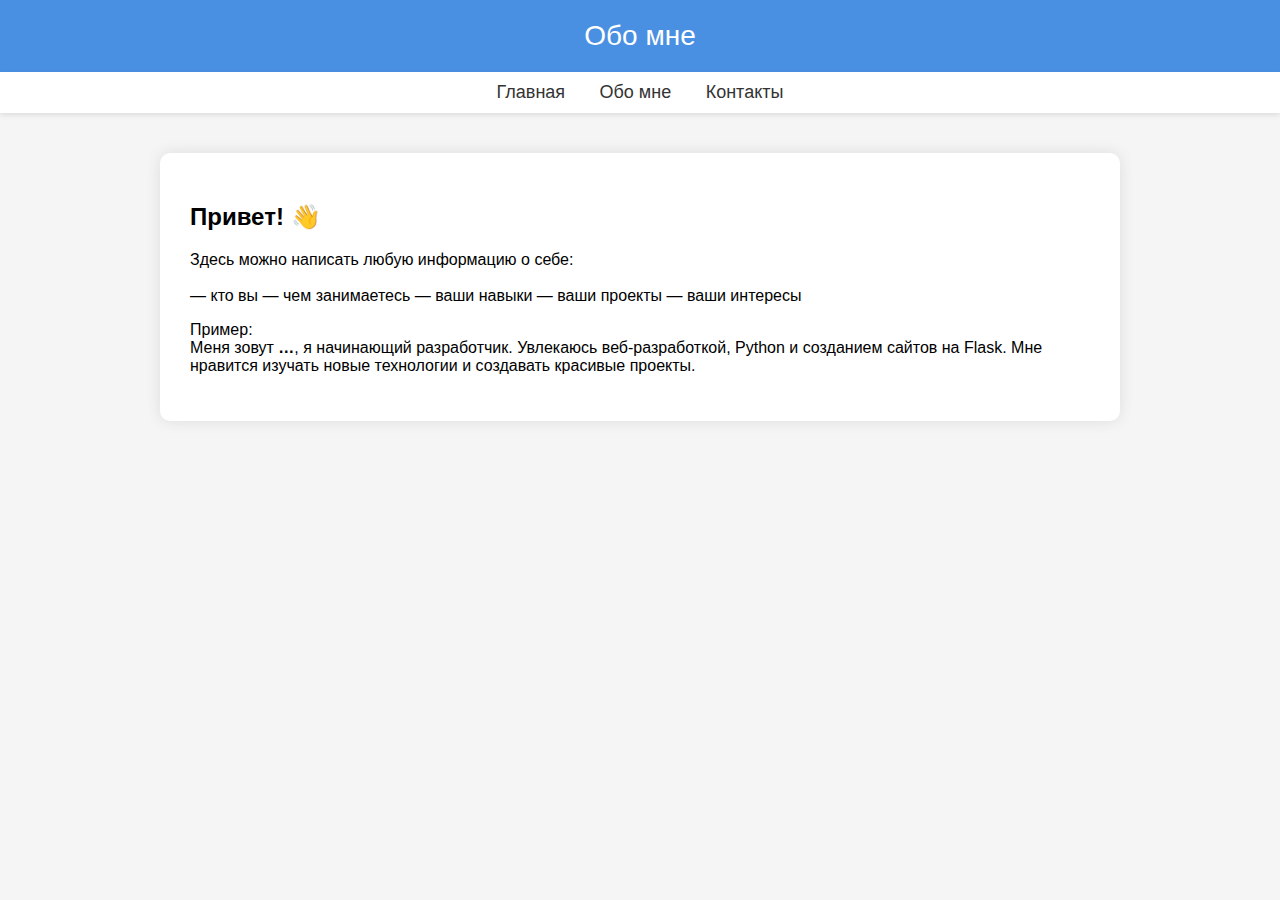
<file: about.html>
<!DOCTYPE html>
<html lang="ru">
<head>
    <meta charset="UTF-8">
    <meta name="viewport" content="width=device-width, initial-scale=1.0">
    <title>Обо мне</title>

    <style>
        body {
            margin: 0;
            font-family: Arial, sans-serif;
            background: #f5f5f5;
        }

        header {
            background: #4A90E2;
            color: white;
            padding: 20px;
            text-align: center;
            font-size: 28px;
        }

        nav {
            background: #ffffff;
            padding: 10px;
            text-align: center;
            box-shadow: 0 2px 5px rgba(0,0,0,0.1);
        }

        nav a {
            text-decoration: none;
            margin: 15px;
            color: #333;
            font-size: 18px;
        }

        nav a:hover {
            color: #4A90E2;
        }

        .container {
            width: 90%;
            max-width: 900px;
            background: white;
            margin: 40px auto;
            padding: 30px;
            border-radius: 10px;
            box-shadow: 0 0 15px rgba(0,0,0,0.1);
        }
    </style>
</head>

<body>

<header>
    Обо мне
</header>

<nav>
    <a href="/">Главная</a>
    <a href="/about">Обо мне</a>
    <a href="/contact">Контакты</a>
</nav>

<div class="container">
    <h2>Привет! 👋</h2>
    <p>
        Здесь можно написать любую информацию о себе:
        <br><br>
        — кто вы  
        — чем занимаетесь  
        — ваши навыки  
        — ваши проекты  
        — ваши интересы  
    </p>

    <p>
        Пример:
        <br>
        Меня зовут <b>…</b>, я начинающий разработчик.  
        Увлекаюсь веб-разработкой, Python и созданием сайтов на Flask.  
        Мне нравится изучать новые технологии и создавать красивые проекты.
    </p>
</div>

</body>
</html>
</file>
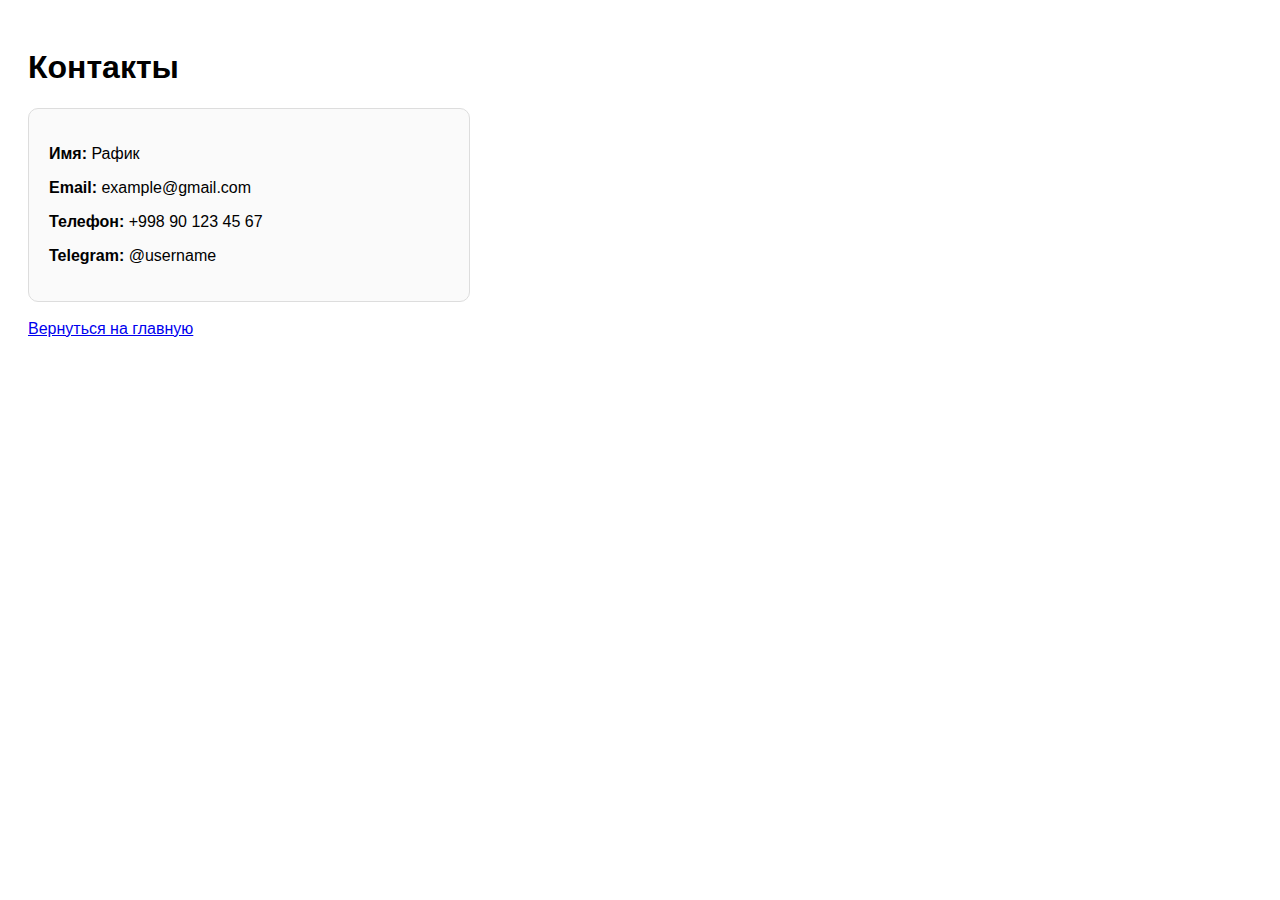
<file: contact.html>
<!DOCTYPE html>
<html lang="ru">
<head>
    <meta charset="UTF-8">
    <title>Контакты</title>
    <style>
        body { font-family: Arial; padding: 20px; }
        .card {
            max-width: 400px;
            padding: 20px;
            border-radius: 10px;
            border: 1px solid #ddd;
            background: #fafafa;
        }
    </style>
</head>
<body>
    <h1>Контакты</h1>

    <div class="card">
        <p><b>Имя:</b> Рафик</p>
        <p><b>Email:</b> example@gmail.com</p>
        <p><b>Телефон:</b> +998 90 123 45 67</p>
        <p><b>Telegram:</b> @username</p>
    </div>

    <br>
    <a href="/">Вернуться на главную</a>
</body>
</html>
</file>
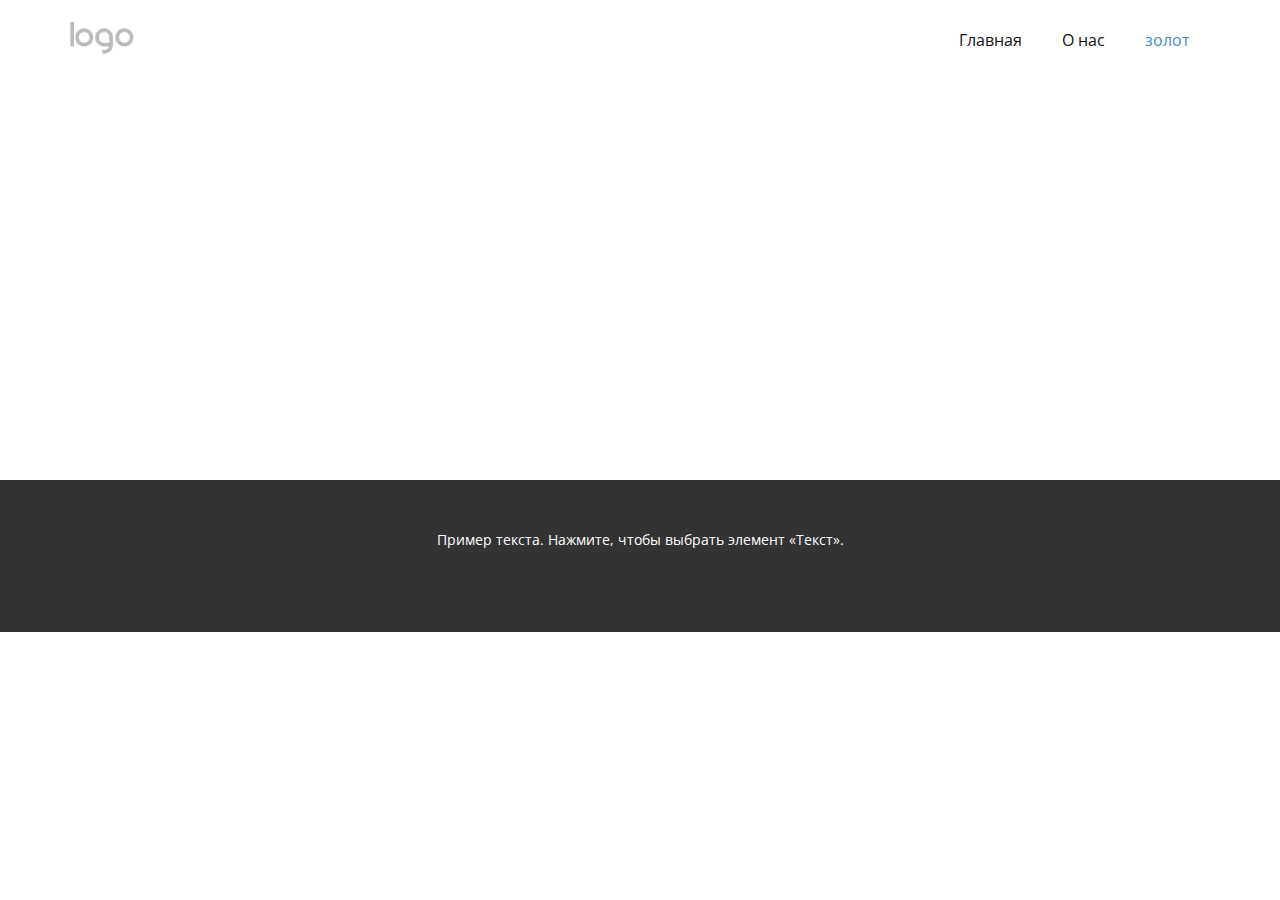
<file: Контакты.html>
<!DOCTYPE html>
<html style="font-size: 16px;" lang="ru"><head>
    <meta name="viewport" content="width=device-width, initial-scale=1.0">
    <meta charset="utf-8">
    <meta name="keywords" content="">
    <meta name="description" content="">
    <title>Контакты</title>
    <link rel="stylesheet" href="nicepage.css" media="screen">
<link rel="stylesheet" href="Контакты.css" media="screen">
    <script class="u-script" type="text/javascript" src="jquery.js" defer=""></script>
    <script class="u-script" type="text/javascript" src="nicepage.js" defer=""></script>
    <meta name="generator" content="Nicepage 8.1.1, nicepage.com">
    
    
    
    <link id="u-page-google-font" rel="stylesheet" href="https://fonts.googleapis.com/css2?display=swap&amp;family=Roboto:ital,wght@0,100;0,200;0,300;0,400;0,500;0,600;0,700;0,800;0,900;1,100;1,200;1,300;1,400;1,500;1,600;1,700;1,800;1,900&amp;family=Open+Sans:ital,wght@0,300;0,400;0,500;0,600;0,700;0,800;1,300;1,400;1,500;1,600;1,700;1,800">
    <script type="application/ld+json">{
		"@context": "http://schema.org",
		"@type": "Organization",
		"name": "WebSite6599955",
		"logo": "images/default-logo.png"
}</script>
    <meta name="theme-color" content="#478ac9">
    <meta property="og:title" content="Контакты">
    <meta property="og:description" content="">
    <meta property="og:type" content="website">
  <meta data-intl-tel-input-cdn-path="intlTelInput/"></head>
  <body data-path-to-root="./" data-include-products="false" class="u-body u-xl-mode" data-lang="ru"><header class="u-clearfix u-header u-header" id="header"><div class="u-clearfix u-sheet u-valign-middle u-sheet-1">
        <a href="#" class="u-image u-logo u-image-1">
          <img src="images/default-logo.png" class="u-logo-image u-logo-image-1">
        </a>
        <nav class="u-menu u-menu-one-level u-offcanvas u-menu-1" role="navigation" aria-label="Навигация по меню">
          <div class="menu-collapse" style="font-size: 1rem; letter-spacing: 0px;">
            <a class="u-button-style u-custom-left-right-menu-spacing u-custom-padding-bottom u-custom-top-bottom-menu-spacing u-hamburger-link u-nav-link u-text-active-palette-1-base u-text-hover-palette-2-base" href="#" tabindex="-1" aria-label="Открыть меню" aria-controls="1595">
              <svg class="u-svg-link" viewBox="0 0 24 24"><use xlink:href="#menu-hamburger"></use></svg>
              <svg class="u-svg-content" version="1.1" id="menu-hamburger" viewBox="0 0 16 16" x="0px" y="0px" xmlns:xlink="http://www.w3.org/1999/xlink" xmlns="http://www.w3.org/2000/svg"><g><rect y="1" width="16" height="2"></rect><rect y="7" width="16" height="2"></rect><rect y="13" width="16" height="2"></rect>
</g></svg>
            </a>
          </div>
          <div class="u-nav-container">
            <ul class="u-nav u-unstyled u-nav-1" role="menubar"><li class="u-nav-item" role="none"><a class="u-button-style u-nav-link u-text-active-palette-1-base u-text-hover-palette-2-base" href="./" style="padding: 10px 20px;" role="menuitem"><font dir="auto" style="vertical-align: inherit;"><font dir="auto" style="vertical-align: inherit;">Главная</font>
</font>
</a>
</li><li class="u-nav-item" role="none"><a class="u-button-style u-nav-link u-text-active-palette-1-base u-text-hover-palette-2-base" href="О-нас.html" style="padding: 10px 20px;" role="menuitem"><font dir="auto" style="vertical-align: inherit;"><font dir="auto" style="vertical-align: inherit;">О нас</font>
</font>
</a>
</li><li class="u-nav-item" role="none"><a class="u-button-style u-nav-link u-text-active-palette-1-base u-text-hover-palette-2-base" href="Контакты.html" style="padding: 10px 20px;" role="menuitem"><font dir="auto" style="vertical-align: inherit;"><font dir="auto" style="vertical-align: inherit;">золот</font>
</font>
</a>
</li></ul>
          </div>
          <div class="u-nav-container-collapse" id="1595" role="region" aria-label="цепные средства">
            <div class="u-black u-container-style u-inner-container-layout u-opacity u-opacity-95 u-sidenav">
              <div class="u-inner-container-layout u-sidenav-overflow">
                <div class="u-menu-close" tabindex="-1" aria-label="каменных"></div>
                <ul class="u-align-center u-nav u-popupmenu-items u-unstyled u-nav-2"><li class="u-nav-item"><a class="u-button-style u-nav-link" href="./"><font dir="auto" style="vertical-align: inherit;"><font dir="auto" style="vertical-align: inherit;">Главная</font>
</font>
</a>
</li><li class="u-nav-item"><a class="u-button-style u-nav-link" href="О-нас.html"><font dir="auto" style="vertical-align: inherit;"><font dir="auto" style="vertical-align: inherit;">О нас</font>
</font>
</a>
</li><li class="u-nav-item"><a class="u-button-style u-nav-link" href="Контакты.html"><font dir="auto" style="vertical-align: inherit;"><font dir="auto" style="vertical-align: inherit;">золот</font>
</font>
</a>
</li></ul>
              </div>
            </div>
            <div class="u-black u-menu-overlay u-opacity u-opacity-70"></div>
          </div>
        </nav>
      </div></header>
    <section class="u-clearfix u-section-1" id="block-1">
      <div class="u-clearfix u-sheet u-sheet-1"></div>
    </section>
    
    
    
    <footer class="u-align-center u-clearfix u-container-align-center u-footer u-grey-80 u-footer" id="footer"><div class="u-clearfix u-sheet u-sheet-1">
        <p class="u-small-text u-text u-text-variant u-text-1">
          <font dir="auto" style="vertical-align: inherit;">
            <font dir="auto" style="vertical-align: inherit;">
              <font dir="auto" style="vertical-align: inherit;">
                <font dir="auto" style="vertical-align: inherit;">
                  <font dir="auto" style="vertical-align: inherit;">
                    <font dir="auto" style="vertical-align: inherit;">Пример текста. Нажмите, чтобы выбрать элемент «Текст».</font>
                  </font>
                </font>
              </font>
            </font>
          </font>
        </p>
      </div></footer>
    <section class="u-backlink u-clearfix u-grey-80"></section>
  
</body></html>
</file>
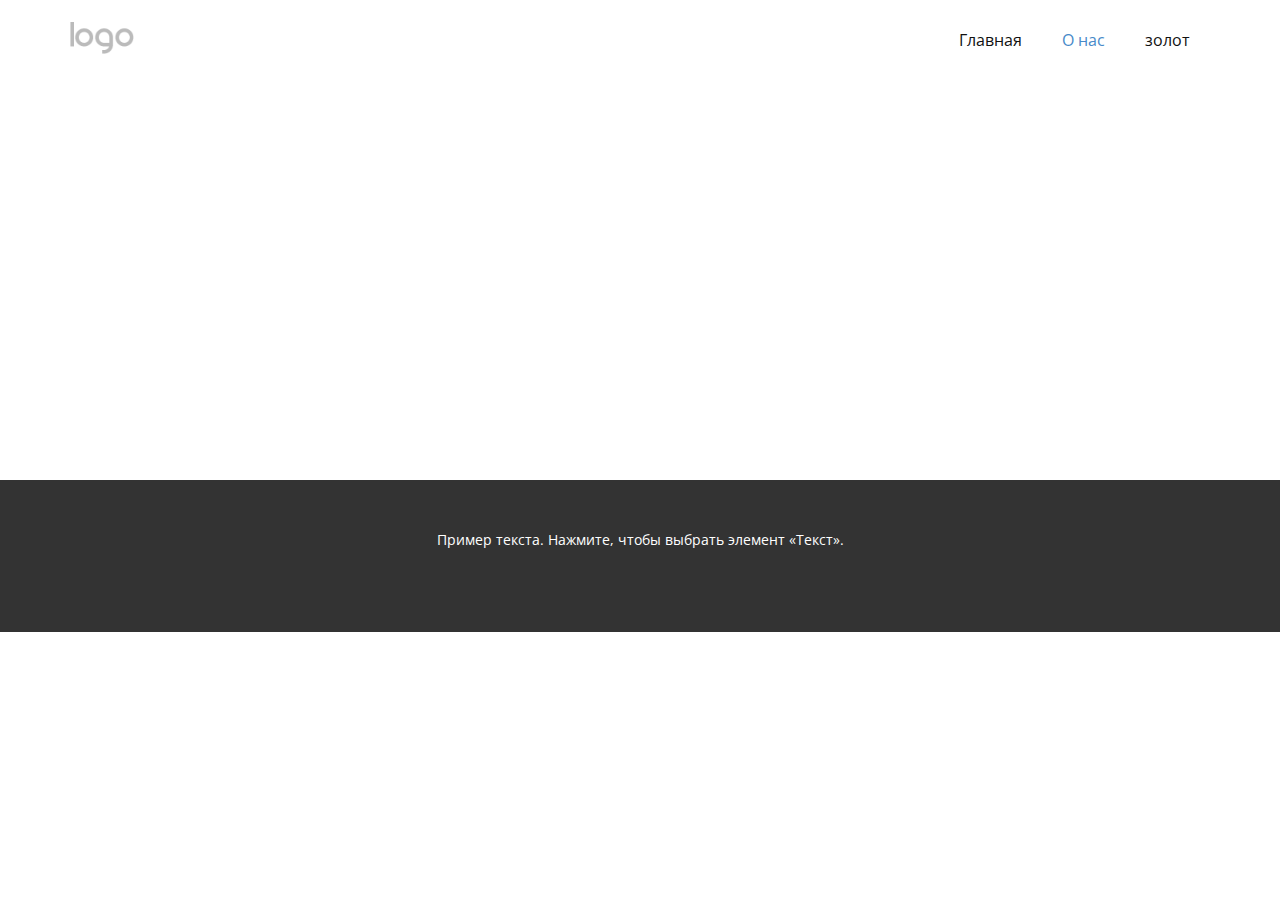
<file: О-нас.html>
<!DOCTYPE html>
<html style="font-size: 16px;" lang="ru"><head>
    <meta name="viewport" content="width=device-width, initial-scale=1.0">
    <meta charset="utf-8">
    <meta name="keywords" content="">
    <meta name="description" content="">
    <title>О нас</title>
    <link rel="stylesheet" href="nicepage.css" media="screen">
<link rel="stylesheet" href="О-нас.css" media="screen">
    <script class="u-script" type="text/javascript" src="jquery.js" defer=""></script>
    <script class="u-script" type="text/javascript" src="nicepage.js" defer=""></script>
    <meta name="generator" content="Nicepage 8.1.1, nicepage.com">
    
    
    
    <link id="u-page-google-font" rel="stylesheet" href="https://fonts.googleapis.com/css2?display=swap&amp;family=Roboto:ital,wght@0,100;0,200;0,300;0,400;0,500;0,600;0,700;0,800;0,900;1,100;1,200;1,300;1,400;1,500;1,600;1,700;1,800;1,900&amp;family=Open+Sans:ital,wght@0,300;0,400;0,500;0,600;0,700;0,800;1,300;1,400;1,500;1,600;1,700;1,800">
    <script type="application/ld+json">{
		"@context": "http://schema.org",
		"@type": "Organization",
		"name": "WebSite6599955",
		"logo": "images/default-logo.png"
}</script>
    <meta name="theme-color" content="#478ac9">
    <meta property="og:title" content="О нас">
    <meta property="og:description" content="">
    <meta property="og:type" content="website">
  <meta data-intl-tel-input-cdn-path="intlTelInput/"></head>
  <body data-path-to-root="./" data-include-products="false" class="u-body u-xl-mode" data-lang="ru"><header class="u-clearfix u-header u-header" id="header"><div class="u-clearfix u-sheet u-valign-middle u-sheet-1">
        <a href="#" class="u-image u-logo u-image-1">
          <img src="images/default-logo.png" class="u-logo-image u-logo-image-1">
        </a>
        <nav class="u-menu u-menu-one-level u-offcanvas u-menu-1" role="navigation" aria-label="Навигация по меню">
          <div class="menu-collapse" style="font-size: 1rem; letter-spacing: 0px;">
            <a class="u-button-style u-custom-left-right-menu-spacing u-custom-padding-bottom u-custom-top-bottom-menu-spacing u-hamburger-link u-nav-link u-text-active-palette-1-base u-text-hover-palette-2-base" href="#" tabindex="-1" aria-label="Открыть меню" aria-controls="1595">
              <svg class="u-svg-link" viewBox="0 0 24 24"><use xlink:href="#menu-hamburger"></use></svg>
              <svg class="u-svg-content" version="1.1" id="menu-hamburger" viewBox="0 0 16 16" x="0px" y="0px" xmlns:xlink="http://www.w3.org/1999/xlink" xmlns="http://www.w3.org/2000/svg"><g><rect y="1" width="16" height="2"></rect><rect y="7" width="16" height="2"></rect><rect y="13" width="16" height="2"></rect>
</g></svg>
            </a>
          </div>
          <div class="u-nav-container">
            <ul class="u-nav u-unstyled u-nav-1" role="menubar"><li class="u-nav-item" role="none"><a class="u-button-style u-nav-link u-text-active-palette-1-base u-text-hover-palette-2-base" href="./" style="padding: 10px 20px;" role="menuitem"><font dir="auto" style="vertical-align: inherit;"><font dir="auto" style="vertical-align: inherit;">Главная</font>
</font>
</a>
</li><li class="u-nav-item" role="none"><a class="u-button-style u-nav-link u-text-active-palette-1-base u-text-hover-palette-2-base" href="О-нас.html" style="padding: 10px 20px;" role="menuitem"><font dir="auto" style="vertical-align: inherit;"><font dir="auto" style="vertical-align: inherit;">О нас</font>
</font>
</a>
</li><li class="u-nav-item" role="none"><a class="u-button-style u-nav-link u-text-active-palette-1-base u-text-hover-palette-2-base" href="Контакты.html" style="padding: 10px 20px;" role="menuitem"><font dir="auto" style="vertical-align: inherit;"><font dir="auto" style="vertical-align: inherit;">золот</font>
</font>
</a>
</li></ul>
          </div>
          <div class="u-nav-container-collapse" id="1595" role="region" aria-label="цепные средства">
            <div class="u-black u-container-style u-inner-container-layout u-opacity u-opacity-95 u-sidenav">
              <div class="u-inner-container-layout u-sidenav-overflow">
                <div class="u-menu-close" tabindex="-1" aria-label="каменных"></div>
                <ul class="u-align-center u-nav u-popupmenu-items u-unstyled u-nav-2"><li class="u-nav-item"><a class="u-button-style u-nav-link" href="./"><font dir="auto" style="vertical-align: inherit;"><font dir="auto" style="vertical-align: inherit;">Главная</font>
</font>
</a>
</li><li class="u-nav-item"><a class="u-button-style u-nav-link" href="О-нас.html"><font dir="auto" style="vertical-align: inherit;"><font dir="auto" style="vertical-align: inherit;">О нас</font>
</font>
</a>
</li><li class="u-nav-item"><a class="u-button-style u-nav-link" href="Контакты.html"><font dir="auto" style="vertical-align: inherit;"><font dir="auto" style="vertical-align: inherit;">золот</font>
</font>
</a>
</li></ul>
              </div>
            </div>
            <div class="u-black u-menu-overlay u-opacity u-opacity-70"></div>
          </div>
        </nav>
      </div></header>
    <section class="u-clearfix u-section-1" id="block-1">
      <div class="u-clearfix u-sheet u-sheet-1"></div>
    </section>
    
    
    
    <footer class="u-align-center u-clearfix u-container-align-center u-footer u-grey-80 u-footer" id="footer"><div class="u-clearfix u-sheet u-sheet-1">
        <p class="u-small-text u-text u-text-variant u-text-1">
          <font dir="auto" style="vertical-align: inherit;">
            <font dir="auto" style="vertical-align: inherit;">
              <font dir="auto" style="vertical-align: inherit;">
                <font dir="auto" style="vertical-align: inherit;">
                  <font dir="auto" style="vertical-align: inherit;">
                    <font dir="auto" style="vertical-align: inherit;">Пример текста. Нажмите, чтобы выбрать элемент «Текст».</font>
                  </font>
                </font>
              </font>
            </font>
          </font>
        </p>
      </div></footer>
    <section class="u-backlink u-clearfix u-grey-80"></section>
  
</body></html>
</file>
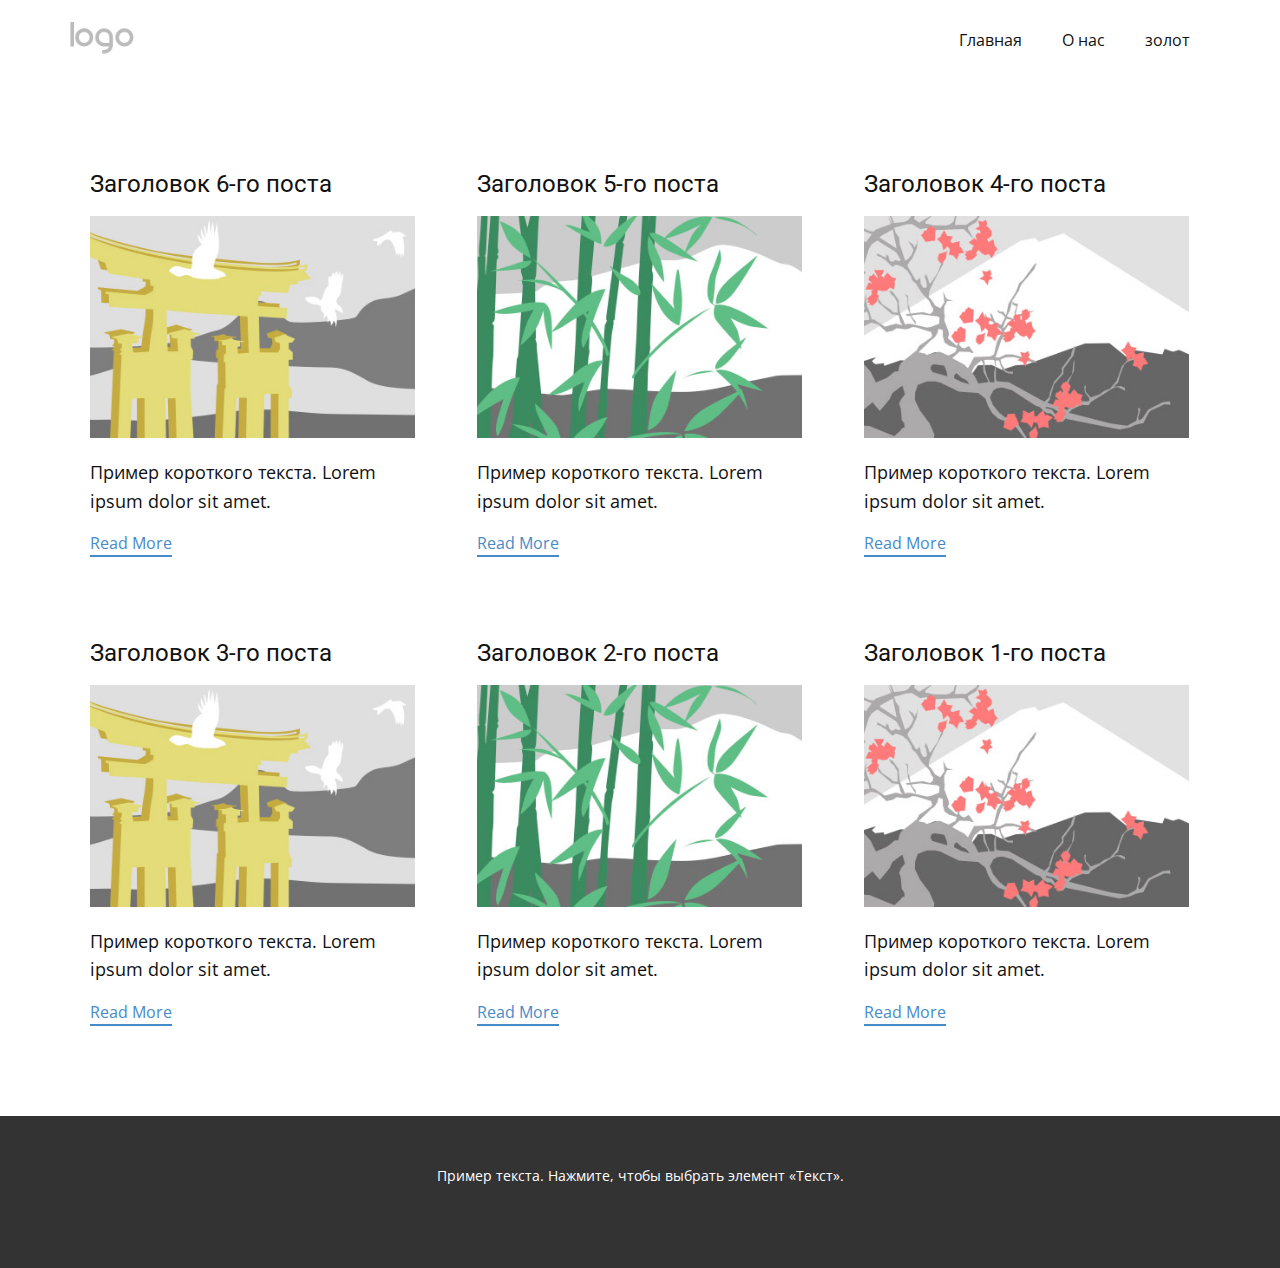
<file: blog/blog.html>
<!DOCTYPE html>
<html style="font-size: 16px;" lang="ru"><head>
    <meta name="viewport" content="width=device-width, initial-scale=1.0">
    <meta charset="utf-8">
    <meta name="keywords" content="">
    <meta name="description" content="">
    <title>Блог</title>
    <link rel="stylesheet" href="../nicepage.css" media="screen">
<link rel="stylesheet" href="../Blog-Template.css" media="screen">
    <script class="u-script" type="text/javascript" src="../jquery.js" defer=""></script>
    <script class="u-script" type="text/javascript" src="../nicepage.js" defer=""></script>
    <meta name="generator" content="Nicepage 8.1.1, nicepage.com">
    
    
    
    <link id="u-page-google-font" rel="stylesheet" href="https://fonts.googleapis.com/css2?display=swap&amp;family=Roboto:ital,wght@0,100;0,200;0,300;0,400;0,500;0,600;0,700;0,800;0,900;1,100;1,200;1,300;1,400;1,500;1,600;1,700;1,800;1,900&amp;family=Open+Sans:ital,wght@0,300;0,400;0,500;0,600;0,700;0,800;1,300;1,400;1,500;1,600;1,700;1,800">
    <script type="application/ld+json">{
		"@context": "http://schema.org",
		"@type": "Organization",
		"name": "WebSite6599955",
		"logo": "images/default-logo.png"
}</script>
    <meta name="theme-color" content="#478ac9">
  <meta data-intl-tel-input-cdn-path="intlTelInput/"></head>
  <body data-path-to-root="../" data-include-products="false" class="u-body u-xl-mode" data-lang="ru"><header class="u-clearfix u-header u-header" id="header"><div class="u-clearfix u-sheet u-valign-middle u-sheet-1">
        <a href="#" class="u-image u-logo u-image-1">
          <img src="../images/default-logo.png" class="u-logo-image u-logo-image-1">
        </a>
        <nav class="u-menu u-menu-one-level u-offcanvas u-menu-1" role="navigation" aria-label="Навигация по меню">
          <div class="menu-collapse" style="font-size: 1rem; letter-spacing: 0px;">
            <a class="u-button-style u-custom-left-right-menu-spacing u-custom-padding-bottom u-custom-top-bottom-menu-spacing u-hamburger-link u-nav-link u-text-active-palette-1-base u-text-hover-palette-2-base" href="#" tabindex="-1" aria-label="Открыть меню" aria-controls="1595">
              <svg class="u-svg-link" viewBox="0 0 24 24"><use xlink:href="#menu-hamburger"></use></svg>
              <svg class="u-svg-content" version="1.1" id="menu-hamburger" viewBox="0 0 16 16" x="0px" y="0px" xmlns:xlink="http://www.w3.org/1999/xlink" xmlns="http://www.w3.org/2000/svg"><g><rect y="1" width="16" height="2"></rect><rect y="7" width="16" height="2"></rect><rect y="13" width="16" height="2"></rect>
</g></svg>
            </a>
          </div>
          <div class="u-nav-container">
            <ul class="u-nav u-unstyled u-nav-1" role="menubar"><li class="u-nav-item" role="none"><a class="u-button-style u-nav-link u-text-active-palette-1-base u-text-hover-palette-2-base" href="../" style="padding: 10px 20px;" role="menuitem"><font dir="auto" style="vertical-align: inherit;"><font dir="auto" style="vertical-align: inherit;">Главная</font>
</font>
</a>
</li><li class="u-nav-item" role="none"><a class="u-button-style u-nav-link u-text-active-palette-1-base u-text-hover-palette-2-base" href="../О-нас.html" style="padding: 10px 20px;" role="menuitem"><font dir="auto" style="vertical-align: inherit;"><font dir="auto" style="vertical-align: inherit;">О нас</font>
</font>
</a>
</li><li class="u-nav-item" role="none"><a class="u-button-style u-nav-link u-text-active-palette-1-base u-text-hover-palette-2-base" href="../Контакты.html" style="padding: 10px 20px;" role="menuitem"><font dir="auto" style="vertical-align: inherit;"><font dir="auto" style="vertical-align: inherit;">золот</font>
</font>
</a>
</li></ul>
          </div>
          <div class="u-nav-container-collapse" id="1595" role="region" aria-label="цепные средства">
            <div class="u-black u-container-style u-inner-container-layout u-opacity u-opacity-95 u-sidenav">
              <div class="u-inner-container-layout u-sidenav-overflow">
                <div class="u-menu-close" tabindex="-1" aria-label="каменных"></div>
                <ul class="u-align-center u-nav u-popupmenu-items u-unstyled u-nav-2"><li class="u-nav-item"><a class="u-button-style u-nav-link" href="../"><font dir="auto" style="vertical-align: inherit;"><font dir="auto" style="vertical-align: inherit;">Главная</font>
</font>
</a>
</li><li class="u-nav-item"><a class="u-button-style u-nav-link" href="../О-нас.html"><font dir="auto" style="vertical-align: inherit;"><font dir="auto" style="vertical-align: inherit;">О нас</font>
</font>
</a>
</li><li class="u-nav-item"><a class="u-button-style u-nav-link" href="../Контакты.html"><font dir="auto" style="vertical-align: inherit;"><font dir="auto" style="vertical-align: inherit;">золот</font>
</font>
</a>
</li></ul>
              </div>
            </div>
            <div class="u-black u-menu-overlay u-opacity u-opacity-70"></div>
          </div>
        </nav>
      </div></header>
    <section class="u-clearfix u-section-1" id="block-1">
      <div class="u-clearfix u-sheet u-valign-middle u-sheet-1"><!--blog--><!--blog_options_json--><!--{"type":"Recent","source":"","tags":"","count":""}--><!--/blog_options_json-->
        <div class="u-blog u-expanded-width u-repeater u-repeater-1" data-blog-id="blog-1"><!--blog_post-->
          <div class="u-blog-post u-container-style u-repeater-item u-white u-repeater-item-1">
            <div class="u-container-layout u-similar-container u-valign-top u-container-layout-1"><!--blog_post_header-->
              <h4 class="u-blog-control u-text u-text-1">
                <a class="u-post-header-link" href="../blog/пост-5.html">Заголовок 6-го поста</a>
              </h4><!--/blog_post_header--><!--blog_post_image-->
              <img alt="" class="u-blog-control u-expanded-width u-image u-image-default u-image-1" src="../images/8ad73f3c.jpeg" data-href="../blog/пост-5.html"><!--/blog_post_image--><!--blog_post_content-->
              <div class="u-blog-control u-post-content u-text u-text-2 fr-view">Пример короткого текста. Lorem ipsum dolor sit amet.</div><!--/blog_post_content--><!--blog_post_readmore-->
              <a href="../blog/пост-5.html" class="u-blog-control u-border-2 u-border-palette-1-base u-btn u-btn-rectangle u-button-style u-none u-btn-1"><!--blog_post_readmore_content--><!--options_json--><!--{"content":"Read More","defaultValue":"Читать дальше"}--><!--/options_json-->Read More<!--/blog_post_readmore_content--></a><!--/blog_post_readmore-->
            </div>
          </div><div class="u-blog-post u-container-style u-repeater-item u-video-cover u-white">
            <div class="u-container-layout u-similar-container u-valign-top u-container-layout-2"><!--blog_post_header-->
              <h4 class="u-blog-control u-text u-text-3">
                <a class="u-post-header-link" href="../blog/пост-4.html">Заголовок 5-го поста</a>
              </h4><!--/blog_post_header--><!--blog_post_image-->
              <img alt="" class="u-blog-control u-expanded-width u-image u-image-default u-image-2" src="../images/68f64b9d.jpeg" data-href="../blog/пост-4.html"><!--/blog_post_image--><!--blog_post_content-->
              <div class="u-blog-control u-post-content u-text u-text-4 fr-view">Пример короткого текста. Lorem ipsum dolor sit amet.</div><!--/blog_post_content--><!--blog_post_readmore-->
              <a href="../blog/пост-4.html" class="u-blog-control u-border-2 u-border-palette-1-base u-btn u-btn-rectangle u-button-style u-none u-btn-2"><!--blog_post_readmore_content--><!--options_json--><!--{"content":"Read More","defaultValue":"Читать дальше"}--><!--/options_json-->Read More<!--/blog_post_readmore_content--></a><!--/blog_post_readmore-->
            </div>
          </div><div class="u-blog-post u-container-style u-repeater-item u-video-cover u-white">
            <div class="u-container-layout u-similar-container u-valign-top u-container-layout-3"><!--blog_post_header-->
              <h4 class="u-blog-control u-text u-text-5">
                <a class="u-post-header-link" href="../blog/пост-3.html">Заголовок 4-го поста</a>
              </h4><!--/blog_post_header--><!--blog_post_image-->
              <img alt="" class="u-blog-control u-expanded-width u-image u-image-default u-image-3" src="../images/0fd3416c.jpeg" data-href="../blog/пост-3.html"><!--/blog_post_image--><!--blog_post_content-->
              <div class="u-blog-control u-post-content u-text u-text-6 fr-view">Пример короткого текста. Lorem ipsum dolor sit amet.</div><!--/blog_post_content--><!--blog_post_readmore-->
              <a href="../blog/пост-3.html" class="u-blog-control u-border-2 u-border-palette-1-base u-btn u-btn-rectangle u-button-style u-none u-btn-3"><!--blog_post_readmore_content--><!--options_json--><!--{"content":"Read More","defaultValue":"Читать дальше"}--><!--/options_json-->Read More<!--/blog_post_readmore_content--></a><!--/blog_post_readmore-->
            </div>
          </div><div class="u-blog-post u-container-style u-repeater-item u-white u-repeater-item-1">
            <div class="u-container-layout u-similar-container u-valign-top u-container-layout-1"><!--blog_post_header-->
              <h4 class="u-blog-control u-text u-text-1">
                <a class="u-post-header-link" href="../blog/пост-2.html">Заголовок 3-го поста</a>
              </h4><!--/blog_post_header--><!--blog_post_image-->
              <img alt="" class="u-blog-control u-expanded-width u-image u-image-default u-image-1" src="../images/8ad73f3c.jpeg" data-href="../blog/пост-2.html"><!--/blog_post_image--><!--blog_post_content-->
              <div class="u-blog-control u-post-content u-text u-text-2 fr-view">Пример короткого текста. Lorem ipsum dolor sit amet.</div><!--/blog_post_content--><!--blog_post_readmore-->
              <a href="../blog/пост-2.html" class="u-blog-control u-border-2 u-border-palette-1-base u-btn u-btn-rectangle u-button-style u-none u-btn-1"><!--blog_post_readmore_content--><!--options_json--><!--{"content":"Read More","defaultValue":"Читать дальше"}--><!--/options_json-->Read More<!--/blog_post_readmore_content--></a><!--/blog_post_readmore-->
            </div>
          </div><div class="u-blog-post u-container-style u-repeater-item u-video-cover u-white">
            <div class="u-container-layout u-similar-container u-valign-top u-container-layout-2"><!--blog_post_header-->
              <h4 class="u-blog-control u-text u-text-3">
                <a class="u-post-header-link" href="../blog/пост-1.html">Заголовок 2-го поста</a>
              </h4><!--/blog_post_header--><!--blog_post_image-->
              <img alt="" class="u-blog-control u-expanded-width u-image u-image-default u-image-2" src="../images/68f64b9d.jpeg" data-href="../blog/пост-1.html"><!--/blog_post_image--><!--blog_post_content-->
              <div class="u-blog-control u-post-content u-text u-text-4 fr-view">Пример короткого текста. Lorem ipsum dolor sit amet.</div><!--/blog_post_content--><!--blog_post_readmore-->
              <a href="../blog/пост-1.html" class="u-blog-control u-border-2 u-border-palette-1-base u-btn u-btn-rectangle u-button-style u-none u-btn-2"><!--blog_post_readmore_content--><!--options_json--><!--{"content":"Read More","defaultValue":"Читать дальше"}--><!--/options_json-->Read More<!--/blog_post_readmore_content--></a><!--/blog_post_readmore-->
            </div>
          </div><div class="u-blog-post u-container-style u-repeater-item u-video-cover u-white">
            <div class="u-container-layout u-similar-container u-valign-top u-container-layout-3"><!--blog_post_header-->
              <h4 class="u-blog-control u-text u-text-5">
                <a class="u-post-header-link" href="../blog/пост.html">Заголовок 1-го поста</a>
              </h4><!--/blog_post_header--><!--blog_post_image-->
              <img alt="" class="u-blog-control u-expanded-width u-image u-image-default u-image-3" src="../images/0fd3416c.jpeg" data-href="../blog/пост.html"><!--/blog_post_image--><!--blog_post_content-->
              <div class="u-blog-control u-post-content u-text u-text-6 fr-view">Пример короткого текста. Lorem ipsum dolor sit amet.</div><!--/blog_post_content--><!--blog_post_readmore-->
              <a href="../blog/пост.html" class="u-blog-control u-border-2 u-border-palette-1-base u-btn u-btn-rectangle u-button-style u-none u-btn-3"><!--blog_post_readmore_content--><!--options_json--><!--{"content":"Read More","defaultValue":"Читать дальше"}--><!--/options_json-->Read More<!--/blog_post_readmore_content--></a><!--/blog_post_readmore-->
            </div>
          </div><!--/blog_post--><!--blog_post-->
          <!--/blog_post--><!--blog_post-->
          <!--/blog_post-->
        </div><!--/blog-->
      </div>
    </section>
    
    
    
    <footer class="u-align-center u-clearfix u-container-align-center u-footer u-grey-80 u-footer" id="footer"><div class="u-clearfix u-sheet u-sheet-1">
        <p class="u-small-text u-text u-text-variant u-text-1">
          <font dir="auto" style="vertical-align: inherit;">
            <font dir="auto" style="vertical-align: inherit;">
              <font dir="auto" style="vertical-align: inherit;">
                <font dir="auto" style="vertical-align: inherit;">
                  <font dir="auto" style="vertical-align: inherit;">
                    <font dir="auto" style="vertical-align: inherit;">Пример текста. Нажмите, чтобы выбрать элемент «Текст».</font>
                  </font>
                </font>
              </font>
            </font>
          </font>
        </p>
      </div></footer>
    <section class="u-backlink u-clearfix u-grey-80"></section>
  
</body></html>
</file>
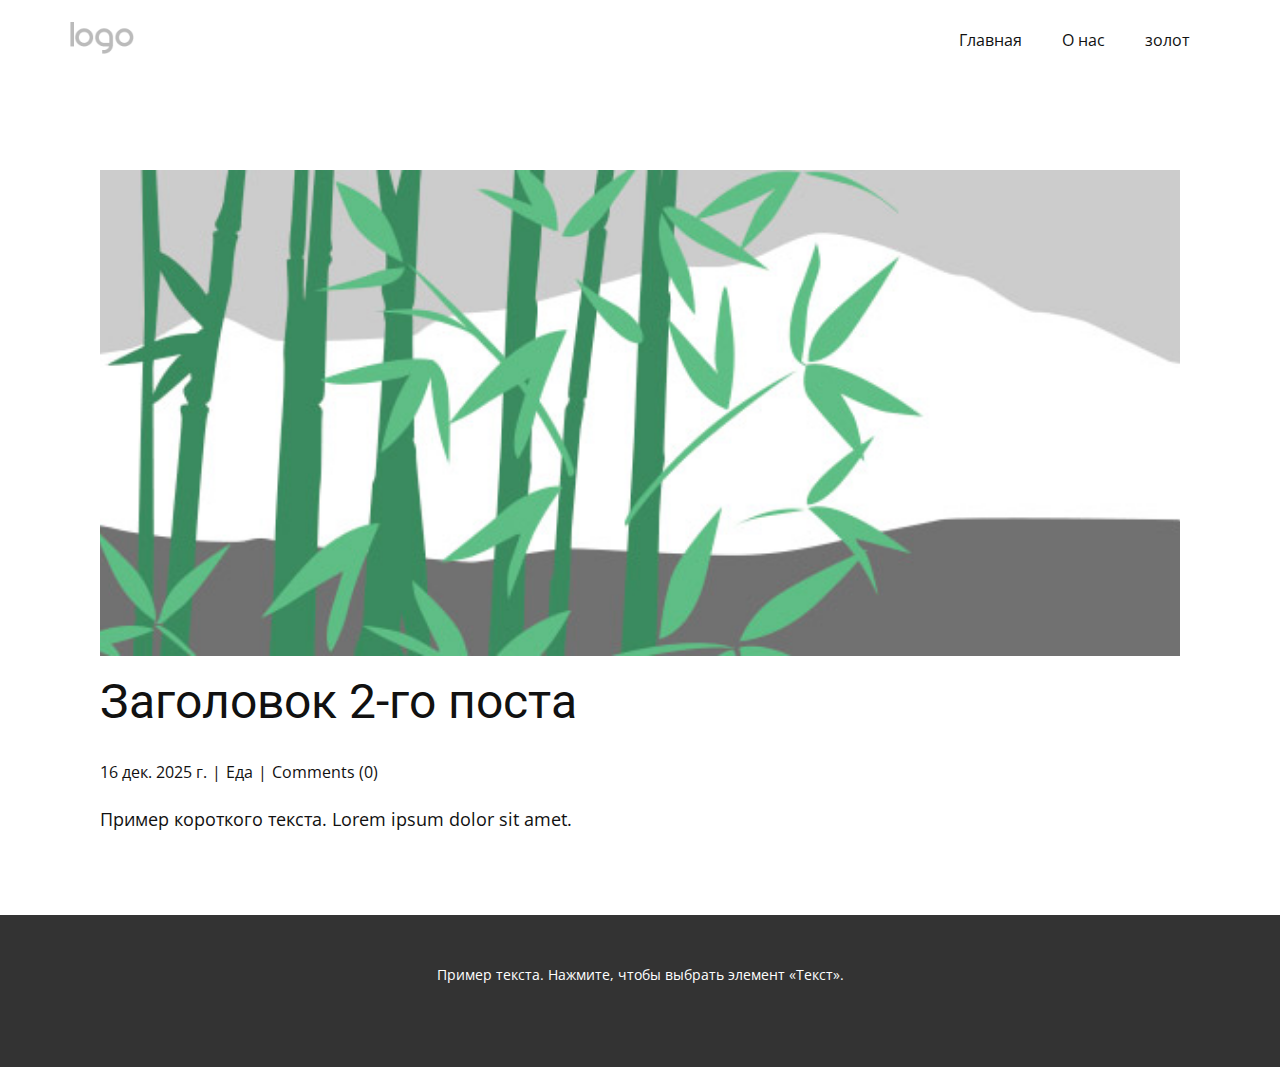
<file: blog/пост-1.html>
<!DOCTYPE html>
<html style="font-size: 16px;" lang="ru"><head>
    <meta name="viewport" content="width=device-width, initial-scale=1.0">
    <meta charset="utf-8">
    <meta name="keywords" content="Заголовок 1-го поста">
    <meta name="description" content="">
    <title>Заголовок 2-го поста</title>
    <link rel="stylesheet" href="../nicepage.css" media="screen">
<link rel="stylesheet" href="../Post-Template.css" media="screen">
    <script class="u-script" type="text/javascript" src="../jquery.js" defer=""></script>
    <script class="u-script" type="text/javascript" src="../nicepage.js" defer=""></script>
    <meta name="generator" content="Nicepage 8.1.1, nicepage.com">
    
    
    
    <link id="u-page-google-font" rel="stylesheet" href="https://fonts.googleapis.com/css2?display=swap&amp;family=Roboto:ital,wght@0,100;0,200;0,300;0,400;0,500;0,600;0,700;0,800;0,900;1,100;1,200;1,300;1,400;1,500;1,600;1,700;1,800;1,900&amp;family=Open+Sans:ital,wght@0,300;0,400;0,500;0,600;0,700;0,800;1,300;1,400;1,500;1,600;1,700;1,800">
    <script type="application/ld+json">{
		"@context": "http://schema.org",
		"@type": "Organization",
		"name": "WebSite6599955",
		"logo": "images/default-logo.png"
}</script>
    <meta name="theme-color" content="#478ac9">
  <meta data-intl-tel-input-cdn-path="intlTelInput/"></head>
  <body data-path-to-root="./" data-include-products="false" class="u-body u-xl-mode" data-lang="ru"><header class="u-clearfix u-header u-header" id="header"><div class="u-clearfix u-sheet u-valign-middle u-sheet-1">
        <a href="#" class="u-image u-logo u-image-1">
          <img src="../images/default-logo.png" class="u-logo-image u-logo-image-1">
        </a>
        <nav class="u-menu u-menu-one-level u-offcanvas u-menu-1" role="navigation" aria-label="Навигация по меню">
          <div class="menu-collapse" style="font-size: 1rem; letter-spacing: 0px;">
            <a class="u-button-style u-custom-left-right-menu-spacing u-custom-padding-bottom u-custom-top-bottom-menu-spacing u-hamburger-link u-nav-link u-text-active-palette-1-base u-text-hover-palette-2-base" href="#" tabindex="-1" aria-label="Открыть меню" aria-controls="1595">
              <svg class="u-svg-link" viewBox="0 0 24 24"><use xlink:href="#menu-hamburger"></use></svg>
              <svg class="u-svg-content" version="1.1" id="menu-hamburger" viewBox="0 0 16 16" x="0px" y="0px" xmlns:xlink="http://www.w3.org/1999/xlink" xmlns="http://www.w3.org/2000/svg"><g><rect y="1" width="16" height="2"></rect><rect y="7" width="16" height="2"></rect><rect y="13" width="16" height="2"></rect>
</g></svg>
            </a>
          </div>
          <div class="u-nav-container">
            <ul class="u-nav u-unstyled u-nav-1" role="menubar"><li class="u-nav-item" role="none"><a class="u-button-style u-nav-link u-text-active-palette-1-base u-text-hover-palette-2-base" href="../" style="padding: 10px 20px;" role="menuitem"><font dir="auto" style="vertical-align: inherit;"><font dir="auto" style="vertical-align: inherit;">Главная</font>
</font>
</a>
</li><li class="u-nav-item" role="none"><a class="u-button-style u-nav-link u-text-active-palette-1-base u-text-hover-palette-2-base" href="../О-нас.html" style="padding: 10px 20px;" role="menuitem"><font dir="auto" style="vertical-align: inherit;"><font dir="auto" style="vertical-align: inherit;">О нас</font>
</font>
</a>
</li><li class="u-nav-item" role="none"><a class="u-button-style u-nav-link u-text-active-palette-1-base u-text-hover-palette-2-base" href="../Контакты.html" style="padding: 10px 20px;" role="menuitem"><font dir="auto" style="vertical-align: inherit;"><font dir="auto" style="vertical-align: inherit;">золот</font>
</font>
</a>
</li></ul>
          </div>
          <div class="u-nav-container-collapse" id="1595" role="region" aria-label="цепные средства">
            <div class="u-black u-container-style u-inner-container-layout u-opacity u-opacity-95 u-sidenav">
              <div class="u-inner-container-layout u-sidenav-overflow">
                <div class="u-menu-close" tabindex="-1" aria-label="каменных"></div>
                <ul class="u-align-center u-nav u-popupmenu-items u-unstyled u-nav-2"><li class="u-nav-item"><a class="u-button-style u-nav-link" href="../"><font dir="auto" style="vertical-align: inherit;"><font dir="auto" style="vertical-align: inherit;">Главная</font>
</font>
</a>
</li><li class="u-nav-item"><a class="u-button-style u-nav-link" href="../О-нас.html"><font dir="auto" style="vertical-align: inherit;"><font dir="auto" style="vertical-align: inherit;">О нас</font>
</font>
</a>
</li><li class="u-nav-item"><a class="u-button-style u-nav-link" href="../Контакты.html"><font dir="auto" style="vertical-align: inherit;"><font dir="auto" style="vertical-align: inherit;">золот</font>
</font>
</a>
</li></ul>
              </div>
            </div>
            <div class="u-black u-menu-overlay u-opacity u-opacity-70"></div>
          </div>
        </nav>
      </div></header>
    <section class="u-align-center u-clearfix u-section-1" id="block-1">
      <div class="u-clearfix u-sheet u-valign-middle-md u-valign-middle-sm u-valign-middle-xs u-sheet-1"><!--post_details--><!--post_details_options_json--><!--{"source":""}--><!--/post_details_options_json--><!--blog_post-->
        <div class="u-container-style u-expanded-width u-post-details u-post-details-1">
          <div class="u-container-layout u-valign-middle u-container-layout-1"><!--blog_post_image-->
            <img alt="" class="u-blog-control u-expanded-width u-image u-image-default u-image-1" src="../images/68f64b9d.jpeg"><!--/blog_post_image--><!--blog_post_header-->
            <h2 class="u-blog-control u-text u-text-1">Заголовок 2-го поста</h2><!--/blog_post_header--><!--blog_post_metadata-->
            <div class="u-blog-control u-metadata u-metadata-1"><!--blog_post_metadata_date--><span class="u-meta-date u-meta-icon">16 дек. 2025 г.</span><!--/blog_post_metadata_date--><!--blog_post_metadata_category--><span class="u-meta-category u-meta-icon"><a href="/blog/blog.html#/blog-1///1">Еда</a></span><!--/blog_post_metadata_category--><!--blog_post_metadata_comments--><span class="u-meta-comments u-meta-icon"><!--blog_post_metadata_comments_content-->Comments (0)<!--/blog_post_metadata_comments_content--></span><!--/blog_post_metadata_comments-->
            </div><!--/blog_post_metadata--><!--blog_post_content-->
            <div class="u-align-justify u-blog-control u-post-content u-text u-text-2 fr-view">
  <p>Пример короткого текста. Lorem ipsum dolor sit amet.</p>
  </div><!--/blog_post_content-->
          </div>
        </div><!--/blog_post--><!--/post_details-->
      </div>
    </section>
    
    
    
    <footer class="u-align-center u-clearfix u-container-align-center u-footer u-grey-80 u-footer" id="footer"><div class="u-clearfix u-sheet u-sheet-1">
        <p class="u-small-text u-text u-text-variant u-text-1">
          <font dir="auto" style="vertical-align: inherit;">
            <font dir="auto" style="vertical-align: inherit;">
              <font dir="auto" style="vertical-align: inherit;">
                <font dir="auto" style="vertical-align: inherit;">
                  <font dir="auto" style="vertical-align: inherit;">
                    <font dir="auto" style="vertical-align: inherit;">Пример текста. Нажмите, чтобы выбрать элемент «Текст».</font>
                  </font>
                </font>
              </font>
            </font>
          </font>
        </p>
      </div></footer>
    <section class="u-backlink u-clearfix u-grey-80"></section>
  
</body></html>
</file>
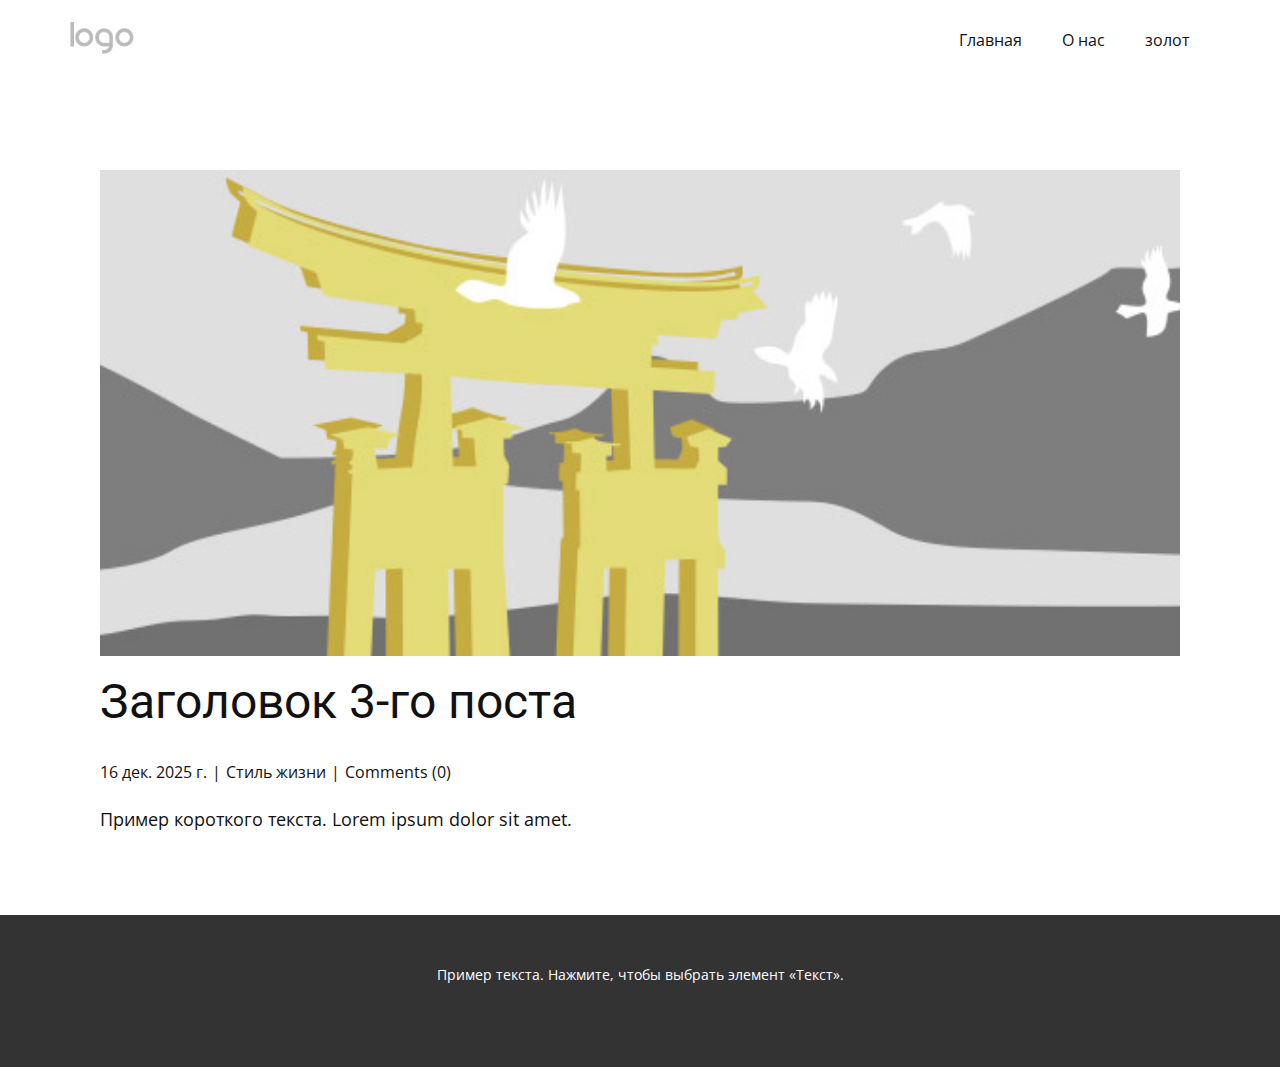
<file: blog/пост-2.html>
<!DOCTYPE html>
<html style="font-size: 16px;" lang="ru"><head>
    <meta name="viewport" content="width=device-width, initial-scale=1.0">
    <meta charset="utf-8">
    <meta name="keywords" content="Заголовок 1-го поста">
    <meta name="description" content="">
    <title>Заголовок 3-го поста</title>
    <link rel="stylesheet" href="../nicepage.css" media="screen">
<link rel="stylesheet" href="../Post-Template.css" media="screen">
    <script class="u-script" type="text/javascript" src="../jquery.js" defer=""></script>
    <script class="u-script" type="text/javascript" src="../nicepage.js" defer=""></script>
    <meta name="generator" content="Nicepage 8.1.1, nicepage.com">
    
    
    
    <link id="u-page-google-font" rel="stylesheet" href="https://fonts.googleapis.com/css2?display=swap&amp;family=Roboto:ital,wght@0,100;0,200;0,300;0,400;0,500;0,600;0,700;0,800;0,900;1,100;1,200;1,300;1,400;1,500;1,600;1,700;1,800;1,900&amp;family=Open+Sans:ital,wght@0,300;0,400;0,500;0,600;0,700;0,800;1,300;1,400;1,500;1,600;1,700;1,800">
    <script type="application/ld+json">{
		"@context": "http://schema.org",
		"@type": "Organization",
		"name": "WebSite6599955",
		"logo": "images/default-logo.png"
}</script>
    <meta name="theme-color" content="#478ac9">
  <meta data-intl-tel-input-cdn-path="intlTelInput/"></head>
  <body data-path-to-root="./" data-include-products="false" class="u-body u-xl-mode" data-lang="ru"><header class="u-clearfix u-header u-header" id="header"><div class="u-clearfix u-sheet u-valign-middle u-sheet-1">
        <a href="#" class="u-image u-logo u-image-1">
          <img src="../images/default-logo.png" class="u-logo-image u-logo-image-1">
        </a>
        <nav class="u-menu u-menu-one-level u-offcanvas u-menu-1" role="navigation" aria-label="Навигация по меню">
          <div class="menu-collapse" style="font-size: 1rem; letter-spacing: 0px;">
            <a class="u-button-style u-custom-left-right-menu-spacing u-custom-padding-bottom u-custom-top-bottom-menu-spacing u-hamburger-link u-nav-link u-text-active-palette-1-base u-text-hover-palette-2-base" href="#" tabindex="-1" aria-label="Открыть меню" aria-controls="1595">
              <svg class="u-svg-link" viewBox="0 0 24 24"><use xlink:href="#menu-hamburger"></use></svg>
              <svg class="u-svg-content" version="1.1" id="menu-hamburger" viewBox="0 0 16 16" x="0px" y="0px" xmlns:xlink="http://www.w3.org/1999/xlink" xmlns="http://www.w3.org/2000/svg"><g><rect y="1" width="16" height="2"></rect><rect y="7" width="16" height="2"></rect><rect y="13" width="16" height="2"></rect>
</g></svg>
            </a>
          </div>
          <div class="u-nav-container">
            <ul class="u-nav u-unstyled u-nav-1" role="menubar"><li class="u-nav-item" role="none"><a class="u-button-style u-nav-link u-text-active-palette-1-base u-text-hover-palette-2-base" href="../" style="padding: 10px 20px;" role="menuitem"><font dir="auto" style="vertical-align: inherit;"><font dir="auto" style="vertical-align: inherit;">Главная</font>
</font>
</a>
</li><li class="u-nav-item" role="none"><a class="u-button-style u-nav-link u-text-active-palette-1-base u-text-hover-palette-2-base" href="../О-нас.html" style="padding: 10px 20px;" role="menuitem"><font dir="auto" style="vertical-align: inherit;"><font dir="auto" style="vertical-align: inherit;">О нас</font>
</font>
</a>
</li><li class="u-nav-item" role="none"><a class="u-button-style u-nav-link u-text-active-palette-1-base u-text-hover-palette-2-base" href="../Контакты.html" style="padding: 10px 20px;" role="menuitem"><font dir="auto" style="vertical-align: inherit;"><font dir="auto" style="vertical-align: inherit;">золот</font>
</font>
</a>
</li></ul>
          </div>
          <div class="u-nav-container-collapse" id="1595" role="region" aria-label="цепные средства">
            <div class="u-black u-container-style u-inner-container-layout u-opacity u-opacity-95 u-sidenav">
              <div class="u-inner-container-layout u-sidenav-overflow">
                <div class="u-menu-close" tabindex="-1" aria-label="каменных"></div>
                <ul class="u-align-center u-nav u-popupmenu-items u-unstyled u-nav-2"><li class="u-nav-item"><a class="u-button-style u-nav-link" href="../"><font dir="auto" style="vertical-align: inherit;"><font dir="auto" style="vertical-align: inherit;">Главная</font>
</font>
</a>
</li><li class="u-nav-item"><a class="u-button-style u-nav-link" href="../О-нас.html"><font dir="auto" style="vertical-align: inherit;"><font dir="auto" style="vertical-align: inherit;">О нас</font>
</font>
</a>
</li><li class="u-nav-item"><a class="u-button-style u-nav-link" href="../Контакты.html"><font dir="auto" style="vertical-align: inherit;"><font dir="auto" style="vertical-align: inherit;">золот</font>
</font>
</a>
</li></ul>
              </div>
            </div>
            <div class="u-black u-menu-overlay u-opacity u-opacity-70"></div>
          </div>
        </nav>
      </div></header>
    <section class="u-align-center u-clearfix u-section-1" id="block-1">
      <div class="u-clearfix u-sheet u-valign-middle-md u-valign-middle-sm u-valign-middle-xs u-sheet-1"><!--post_details--><!--post_details_options_json--><!--{"source":""}--><!--/post_details_options_json--><!--blog_post-->
        <div class="u-container-style u-expanded-width u-post-details u-post-details-1">
          <div class="u-container-layout u-valign-middle u-container-layout-1"><!--blog_post_image-->
            <img alt="" class="u-blog-control u-expanded-width u-image u-image-default u-image-1" src="../images/8ad73f3c.jpeg"><!--/blog_post_image--><!--blog_post_header-->
            <h2 class="u-blog-control u-text u-text-1">Заголовок 3-го поста</h2><!--/blog_post_header--><!--blog_post_metadata-->
            <div class="u-blog-control u-metadata u-metadata-1"><!--blog_post_metadata_date--><span class="u-meta-date u-meta-icon">16 дек. 2025 г.</span><!--/blog_post_metadata_date--><!--blog_post_metadata_category--><span class="u-meta-category u-meta-icon"><a href="/blog/blog.html#/blog-1///3">Стиль жизни</a></span><!--/blog_post_metadata_category--><!--blog_post_metadata_comments--><span class="u-meta-comments u-meta-icon"><!--blog_post_metadata_comments_content-->Comments (0)<!--/blog_post_metadata_comments_content--></span><!--/blog_post_metadata_comments-->
            </div><!--/blog_post_metadata--><!--blog_post_content-->
            <div class="u-align-justify u-blog-control u-post-content u-text u-text-2 fr-view">
  <p>Пример короткого текста. Lorem ipsum dolor sit amet.</p>
  </div><!--/blog_post_content-->
          </div>
        </div><!--/blog_post--><!--/post_details-->
      </div>
    </section>
    
    
    
    <footer class="u-align-center u-clearfix u-container-align-center u-footer u-grey-80 u-footer" id="footer"><div class="u-clearfix u-sheet u-sheet-1">
        <p class="u-small-text u-text u-text-variant u-text-1">
          <font dir="auto" style="vertical-align: inherit;">
            <font dir="auto" style="vertical-align: inherit;">
              <font dir="auto" style="vertical-align: inherit;">
                <font dir="auto" style="vertical-align: inherit;">
                  <font dir="auto" style="vertical-align: inherit;">
                    <font dir="auto" style="vertical-align: inherit;">Пример текста. Нажмите, чтобы выбрать элемент «Текст».</font>
                  </font>
                </font>
              </font>
            </font>
          </font>
        </p>
      </div></footer>
    <section class="u-backlink u-clearfix u-grey-80"></section>
  
</body></html>
</file>
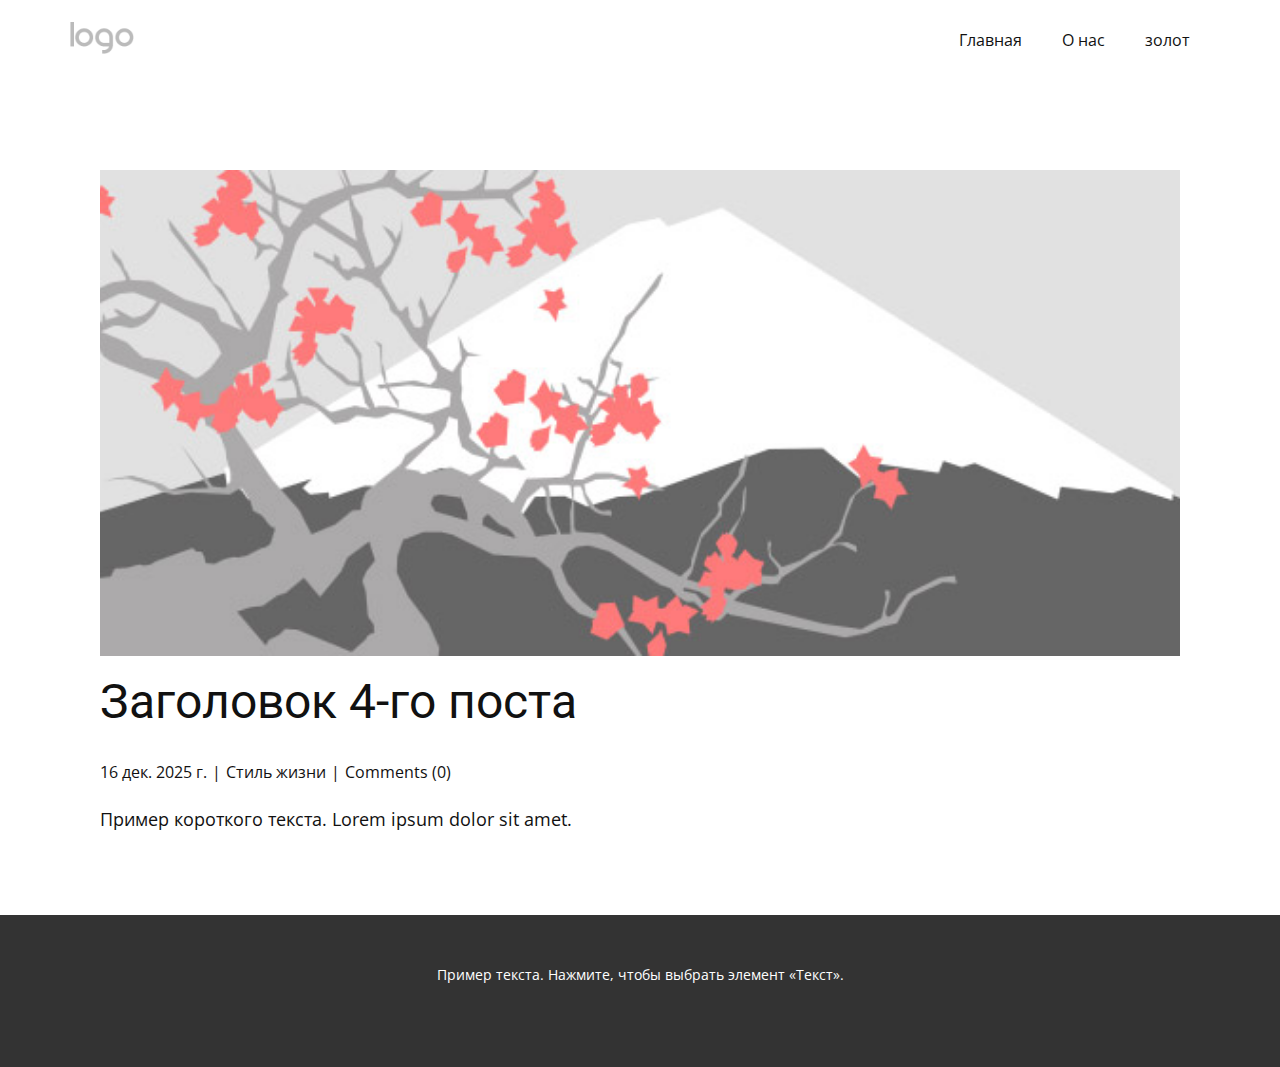
<file: blog/пост-3.html>
<!DOCTYPE html>
<html style="font-size: 16px;" lang="ru"><head>
    <meta name="viewport" content="width=device-width, initial-scale=1.0">
    <meta charset="utf-8">
    <meta name="keywords" content="Заголовок 1-го поста">
    <meta name="description" content="">
    <title>Заголовок 4-го поста</title>
    <link rel="stylesheet" href="../nicepage.css" media="screen">
<link rel="stylesheet" href="../Post-Template.css" media="screen">
    <script class="u-script" type="text/javascript" src="../jquery.js" defer=""></script>
    <script class="u-script" type="text/javascript" src="../nicepage.js" defer=""></script>
    <meta name="generator" content="Nicepage 8.1.1, nicepage.com">
    
    
    
    <link id="u-page-google-font" rel="stylesheet" href="https://fonts.googleapis.com/css2?display=swap&amp;family=Roboto:ital,wght@0,100;0,200;0,300;0,400;0,500;0,600;0,700;0,800;0,900;1,100;1,200;1,300;1,400;1,500;1,600;1,700;1,800;1,900&amp;family=Open+Sans:ital,wght@0,300;0,400;0,500;0,600;0,700;0,800;1,300;1,400;1,500;1,600;1,700;1,800">
    <script type="application/ld+json">{
		"@context": "http://schema.org",
		"@type": "Organization",
		"name": "WebSite6599955",
		"logo": "images/default-logo.png"
}</script>
    <meta name="theme-color" content="#478ac9">
  <meta data-intl-tel-input-cdn-path="intlTelInput/"></head>
  <body data-path-to-root="./" data-include-products="false" class="u-body u-xl-mode" data-lang="ru"><header class="u-clearfix u-header u-header" id="header"><div class="u-clearfix u-sheet u-valign-middle u-sheet-1">
        <a href="#" class="u-image u-logo u-image-1">
          <img src="../images/default-logo.png" class="u-logo-image u-logo-image-1">
        </a>
        <nav class="u-menu u-menu-one-level u-offcanvas u-menu-1" role="navigation" aria-label="Навигация по меню">
          <div class="menu-collapse" style="font-size: 1rem; letter-spacing: 0px;">
            <a class="u-button-style u-custom-left-right-menu-spacing u-custom-padding-bottom u-custom-top-bottom-menu-spacing u-hamburger-link u-nav-link u-text-active-palette-1-base u-text-hover-palette-2-base" href="#" tabindex="-1" aria-label="Открыть меню" aria-controls="1595">
              <svg class="u-svg-link" viewBox="0 0 24 24"><use xlink:href="#menu-hamburger"></use></svg>
              <svg class="u-svg-content" version="1.1" id="menu-hamburger" viewBox="0 0 16 16" x="0px" y="0px" xmlns:xlink="http://www.w3.org/1999/xlink" xmlns="http://www.w3.org/2000/svg"><g><rect y="1" width="16" height="2"></rect><rect y="7" width="16" height="2"></rect><rect y="13" width="16" height="2"></rect>
</g></svg>
            </a>
          </div>
          <div class="u-nav-container">
            <ul class="u-nav u-unstyled u-nav-1" role="menubar"><li class="u-nav-item" role="none"><a class="u-button-style u-nav-link u-text-active-palette-1-base u-text-hover-palette-2-base" href="../" style="padding: 10px 20px;" role="menuitem"><font dir="auto" style="vertical-align: inherit;"><font dir="auto" style="vertical-align: inherit;">Главная</font>
</font>
</a>
</li><li class="u-nav-item" role="none"><a class="u-button-style u-nav-link u-text-active-palette-1-base u-text-hover-palette-2-base" href="../О-нас.html" style="padding: 10px 20px;" role="menuitem"><font dir="auto" style="vertical-align: inherit;"><font dir="auto" style="vertical-align: inherit;">О нас</font>
</font>
</a>
</li><li class="u-nav-item" role="none"><a class="u-button-style u-nav-link u-text-active-palette-1-base u-text-hover-palette-2-base" href="../Контакты.html" style="padding: 10px 20px;" role="menuitem"><font dir="auto" style="vertical-align: inherit;"><font dir="auto" style="vertical-align: inherit;">золот</font>
</font>
</a>
</li></ul>
          </div>
          <div class="u-nav-container-collapse" id="1595" role="region" aria-label="цепные средства">
            <div class="u-black u-container-style u-inner-container-layout u-opacity u-opacity-95 u-sidenav">
              <div class="u-inner-container-layout u-sidenav-overflow">
                <div class="u-menu-close" tabindex="-1" aria-label="каменных"></div>
                <ul class="u-align-center u-nav u-popupmenu-items u-unstyled u-nav-2"><li class="u-nav-item"><a class="u-button-style u-nav-link" href="../"><font dir="auto" style="vertical-align: inherit;"><font dir="auto" style="vertical-align: inherit;">Главная</font>
</font>
</a>
</li><li class="u-nav-item"><a class="u-button-style u-nav-link" href="../О-нас.html"><font dir="auto" style="vertical-align: inherit;"><font dir="auto" style="vertical-align: inherit;">О нас</font>
</font>
</a>
</li><li class="u-nav-item"><a class="u-button-style u-nav-link" href="../Контакты.html"><font dir="auto" style="vertical-align: inherit;"><font dir="auto" style="vertical-align: inherit;">золот</font>
</font>
</a>
</li></ul>
              </div>
            </div>
            <div class="u-black u-menu-overlay u-opacity u-opacity-70"></div>
          </div>
        </nav>
      </div></header>
    <section class="u-align-center u-clearfix u-section-1" id="block-1">
      <div class="u-clearfix u-sheet u-valign-middle-md u-valign-middle-sm u-valign-middle-xs u-sheet-1"><!--post_details--><!--post_details_options_json--><!--{"source":""}--><!--/post_details_options_json--><!--blog_post-->
        <div class="u-container-style u-expanded-width u-post-details u-post-details-1">
          <div class="u-container-layout u-valign-middle u-container-layout-1"><!--blog_post_image-->
            <img alt="" class="u-blog-control u-expanded-width u-image u-image-default u-image-1" src="../images/0fd3416c.jpeg"><!--/blog_post_image--><!--blog_post_header-->
            <h2 class="u-blog-control u-text u-text-1">Заголовок 4-го поста</h2><!--/blog_post_header--><!--blog_post_metadata-->
            <div class="u-blog-control u-metadata u-metadata-1"><!--blog_post_metadata_date--><span class="u-meta-date u-meta-icon">16 дек. 2025 г.</span><!--/blog_post_metadata_date--><!--blog_post_metadata_category--><span class="u-meta-category u-meta-icon"><a href="/blog/blog.html#/blog-1///3">Стиль жизни</a></span><!--/blog_post_metadata_category--><!--blog_post_metadata_comments--><span class="u-meta-comments u-meta-icon"><!--blog_post_metadata_comments_content-->Comments (0)<!--/blog_post_metadata_comments_content--></span><!--/blog_post_metadata_comments-->
            </div><!--/blog_post_metadata--><!--blog_post_content-->
            <div class="u-align-justify u-blog-control u-post-content u-text u-text-2 fr-view">
  <p>Пример короткого текста. Lorem ipsum dolor sit amet.</p>
  </div><!--/blog_post_content-->
          </div>
        </div><!--/blog_post--><!--/post_details-->
      </div>
    </section>
    
    
    
    <footer class="u-align-center u-clearfix u-container-align-center u-footer u-grey-80 u-footer" id="footer"><div class="u-clearfix u-sheet u-sheet-1">
        <p class="u-small-text u-text u-text-variant u-text-1">
          <font dir="auto" style="vertical-align: inherit;">
            <font dir="auto" style="vertical-align: inherit;">
              <font dir="auto" style="vertical-align: inherit;">
                <font dir="auto" style="vertical-align: inherit;">
                  <font dir="auto" style="vertical-align: inherit;">
                    <font dir="auto" style="vertical-align: inherit;">Пример текста. Нажмите, чтобы выбрать элемент «Текст».</font>
                  </font>
                </font>
              </font>
            </font>
          </font>
        </p>
      </div></footer>
    <section class="u-backlink u-clearfix u-grey-80"></section>
  
</body></html>
</file>
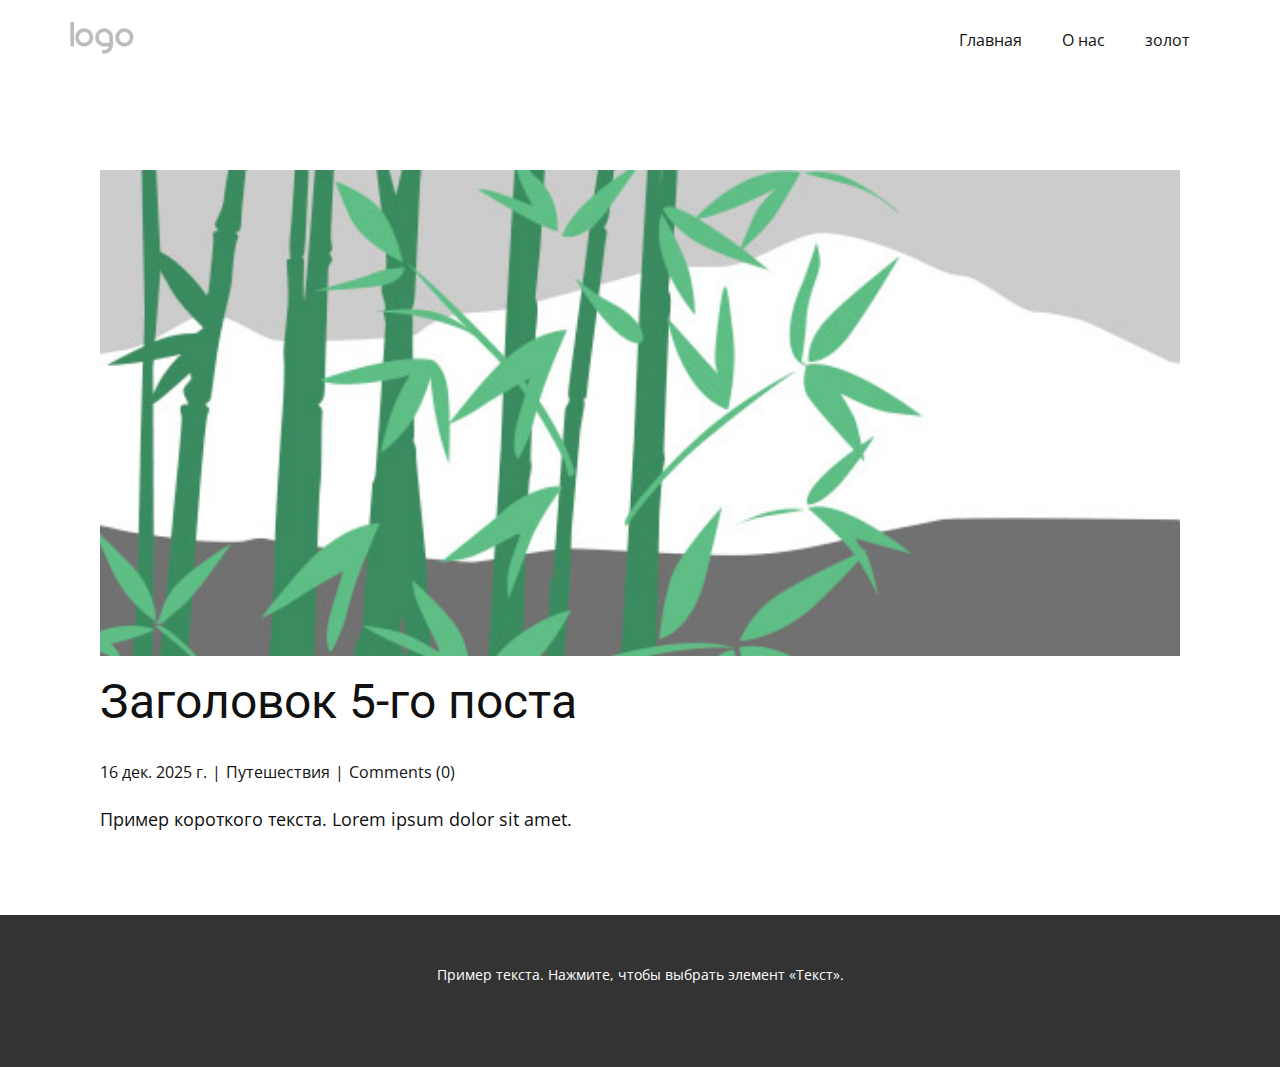
<file: blog/пост-4.html>
<!DOCTYPE html>
<html style="font-size: 16px;" lang="ru"><head>
    <meta name="viewport" content="width=device-width, initial-scale=1.0">
    <meta charset="utf-8">
    <meta name="keywords" content="Заголовок 1-го поста">
    <meta name="description" content="">
    <title>Заголовок 5-го поста</title>
    <link rel="stylesheet" href="../nicepage.css" media="screen">
<link rel="stylesheet" href="../Post-Template.css" media="screen">
    <script class="u-script" type="text/javascript" src="../jquery.js" defer=""></script>
    <script class="u-script" type="text/javascript" src="../nicepage.js" defer=""></script>
    <meta name="generator" content="Nicepage 8.1.1, nicepage.com">
    
    
    
    <link id="u-page-google-font" rel="stylesheet" href="https://fonts.googleapis.com/css2?display=swap&amp;family=Roboto:ital,wght@0,100;0,200;0,300;0,400;0,500;0,600;0,700;0,800;0,900;1,100;1,200;1,300;1,400;1,500;1,600;1,700;1,800;1,900&amp;family=Open+Sans:ital,wght@0,300;0,400;0,500;0,600;0,700;0,800;1,300;1,400;1,500;1,600;1,700;1,800">
    <script type="application/ld+json">{
		"@context": "http://schema.org",
		"@type": "Organization",
		"name": "WebSite6599955",
		"logo": "images/default-logo.png"
}</script>
    <meta name="theme-color" content="#478ac9">
  <meta data-intl-tel-input-cdn-path="intlTelInput/"></head>
  <body data-path-to-root="./" data-include-products="false" class="u-body u-xl-mode" data-lang="ru"><header class="u-clearfix u-header u-header" id="header"><div class="u-clearfix u-sheet u-valign-middle u-sheet-1">
        <a href="#" class="u-image u-logo u-image-1">
          <img src="../images/default-logo.png" class="u-logo-image u-logo-image-1">
        </a>
        <nav class="u-menu u-menu-one-level u-offcanvas u-menu-1" role="navigation" aria-label="Навигация по меню">
          <div class="menu-collapse" style="font-size: 1rem; letter-spacing: 0px;">
            <a class="u-button-style u-custom-left-right-menu-spacing u-custom-padding-bottom u-custom-top-bottom-menu-spacing u-hamburger-link u-nav-link u-text-active-palette-1-base u-text-hover-palette-2-base" href="#" tabindex="-1" aria-label="Открыть меню" aria-controls="1595">
              <svg class="u-svg-link" viewBox="0 0 24 24"><use xlink:href="#menu-hamburger"></use></svg>
              <svg class="u-svg-content" version="1.1" id="menu-hamburger" viewBox="0 0 16 16" x="0px" y="0px" xmlns:xlink="http://www.w3.org/1999/xlink" xmlns="http://www.w3.org/2000/svg"><g><rect y="1" width="16" height="2"></rect><rect y="7" width="16" height="2"></rect><rect y="13" width="16" height="2"></rect>
</g></svg>
            </a>
          </div>
          <div class="u-nav-container">
            <ul class="u-nav u-unstyled u-nav-1" role="menubar"><li class="u-nav-item" role="none"><a class="u-button-style u-nav-link u-text-active-palette-1-base u-text-hover-palette-2-base" href="../" style="padding: 10px 20px;" role="menuitem"><font dir="auto" style="vertical-align: inherit;"><font dir="auto" style="vertical-align: inherit;">Главная</font>
</font>
</a>
</li><li class="u-nav-item" role="none"><a class="u-button-style u-nav-link u-text-active-palette-1-base u-text-hover-palette-2-base" href="../О-нас.html" style="padding: 10px 20px;" role="menuitem"><font dir="auto" style="vertical-align: inherit;"><font dir="auto" style="vertical-align: inherit;">О нас</font>
</font>
</a>
</li><li class="u-nav-item" role="none"><a class="u-button-style u-nav-link u-text-active-palette-1-base u-text-hover-palette-2-base" href="../Контакты.html" style="padding: 10px 20px;" role="menuitem"><font dir="auto" style="vertical-align: inherit;"><font dir="auto" style="vertical-align: inherit;">золот</font>
</font>
</a>
</li></ul>
          </div>
          <div class="u-nav-container-collapse" id="1595" role="region" aria-label="цепные средства">
            <div class="u-black u-container-style u-inner-container-layout u-opacity u-opacity-95 u-sidenav">
              <div class="u-inner-container-layout u-sidenav-overflow">
                <div class="u-menu-close" tabindex="-1" aria-label="каменных"></div>
                <ul class="u-align-center u-nav u-popupmenu-items u-unstyled u-nav-2"><li class="u-nav-item"><a class="u-button-style u-nav-link" href="../"><font dir="auto" style="vertical-align: inherit;"><font dir="auto" style="vertical-align: inherit;">Главная</font>
</font>
</a>
</li><li class="u-nav-item"><a class="u-button-style u-nav-link" href="../О-нас.html"><font dir="auto" style="vertical-align: inherit;"><font dir="auto" style="vertical-align: inherit;">О нас</font>
</font>
</a>
</li><li class="u-nav-item"><a class="u-button-style u-nav-link" href="../Контакты.html"><font dir="auto" style="vertical-align: inherit;"><font dir="auto" style="vertical-align: inherit;">золот</font>
</font>
</a>
</li></ul>
              </div>
            </div>
            <div class="u-black u-menu-overlay u-opacity u-opacity-70"></div>
          </div>
        </nav>
      </div></header>
    <section class="u-align-center u-clearfix u-section-1" id="block-1">
      <div class="u-clearfix u-sheet u-valign-middle-md u-valign-middle-sm u-valign-middle-xs u-sheet-1"><!--post_details--><!--post_details_options_json--><!--{"source":""}--><!--/post_details_options_json--><!--blog_post-->
        <div class="u-container-style u-expanded-width u-post-details u-post-details-1">
          <div class="u-container-layout u-valign-middle u-container-layout-1"><!--blog_post_image-->
            <img alt="" class="u-blog-control u-expanded-width u-image u-image-default u-image-1" src="../images/68f64b9d.jpeg"><!--/blog_post_image--><!--blog_post_header-->
            <h2 class="u-blog-control u-text u-text-1">Заголовок 5-го поста</h2><!--/blog_post_header--><!--blog_post_metadata-->
            <div class="u-blog-control u-metadata u-metadata-1"><!--blog_post_metadata_date--><span class="u-meta-date u-meta-icon">16 дек. 2025 г.</span><!--/blog_post_metadata_date--><!--blog_post_metadata_category--><span class="u-meta-category u-meta-icon"><a href="/blog/blog.html#/blog-1///2">Путешествия</a></span><!--/blog_post_metadata_category--><!--blog_post_metadata_comments--><span class="u-meta-comments u-meta-icon"><!--blog_post_metadata_comments_content-->Comments (0)<!--/blog_post_metadata_comments_content--></span><!--/blog_post_metadata_comments-->
            </div><!--/blog_post_metadata--><!--blog_post_content-->
            <div class="u-align-justify u-blog-control u-post-content u-text u-text-2 fr-view">
  <p>Пример короткого текста. Lorem ipsum dolor sit amet.</p>
  </div><!--/blog_post_content-->
          </div>
        </div><!--/blog_post--><!--/post_details-->
      </div>
    </section>
    
    
    
    <footer class="u-align-center u-clearfix u-container-align-center u-footer u-grey-80 u-footer" id="footer"><div class="u-clearfix u-sheet u-sheet-1">
        <p class="u-small-text u-text u-text-variant u-text-1">
          <font dir="auto" style="vertical-align: inherit;">
            <font dir="auto" style="vertical-align: inherit;">
              <font dir="auto" style="vertical-align: inherit;">
                <font dir="auto" style="vertical-align: inherit;">
                  <font dir="auto" style="vertical-align: inherit;">
                    <font dir="auto" style="vertical-align: inherit;">Пример текста. Нажмите, чтобы выбрать элемент «Текст».</font>
                  </font>
                </font>
              </font>
            </font>
          </font>
        </p>
      </div></footer>
    <section class="u-backlink u-clearfix u-grey-80"></section>
  
</body></html>
</file>
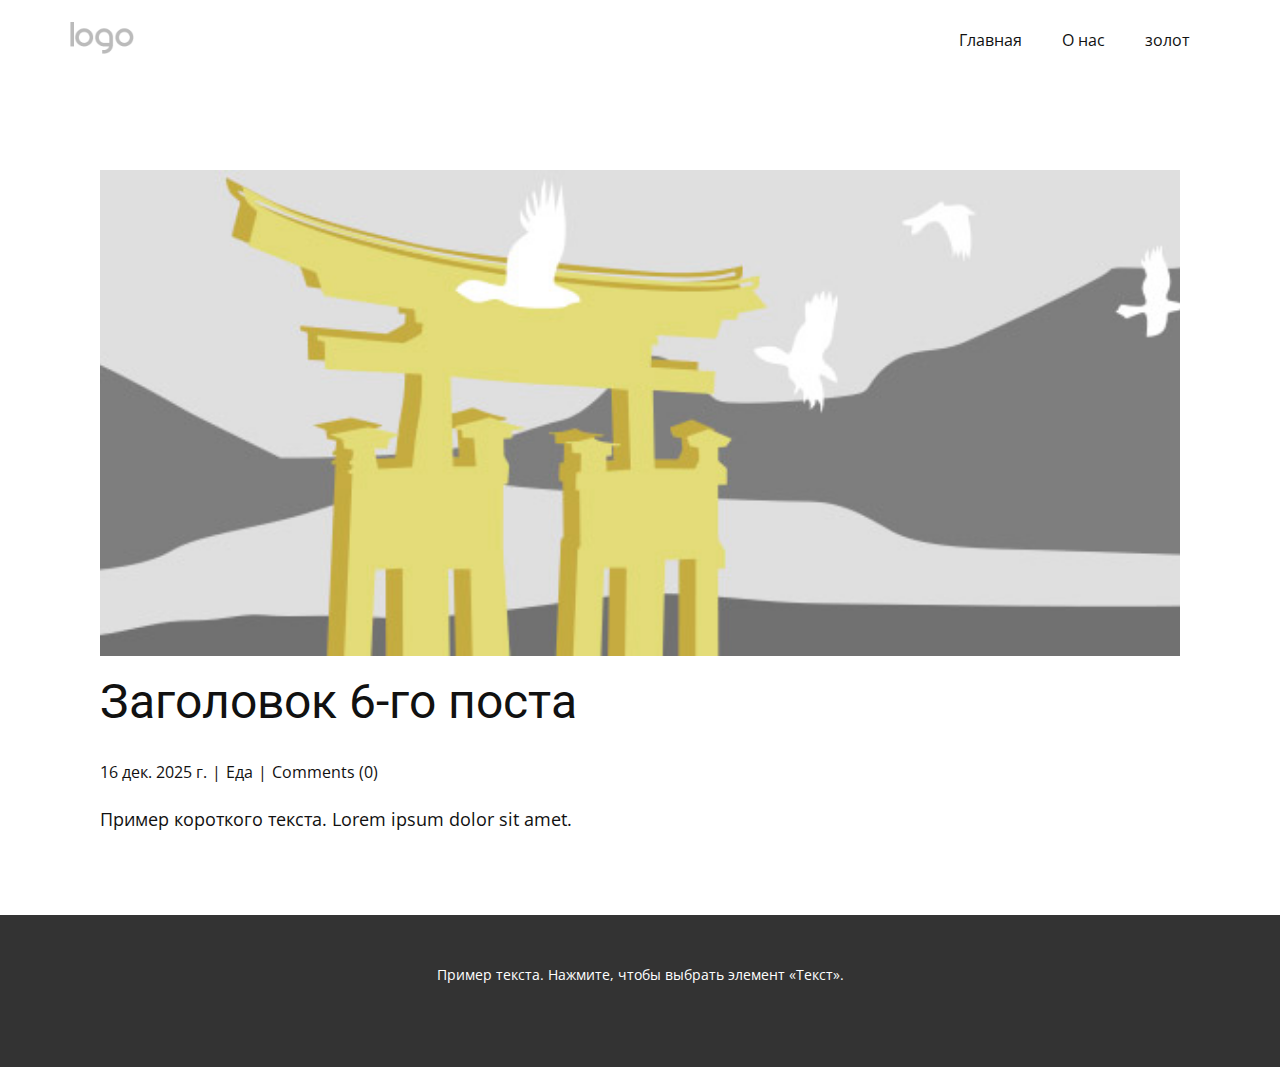
<file: blog/пост-5.html>
<!DOCTYPE html>
<html style="font-size: 16px;" lang="ru"><head>
    <meta name="viewport" content="width=device-width, initial-scale=1.0">
    <meta charset="utf-8">
    <meta name="keywords" content="Заголовок 1-го поста">
    <meta name="description" content="">
    <title>Заголовок 6-го поста</title>
    <link rel="stylesheet" href="../nicepage.css" media="screen">
<link rel="stylesheet" href="../Post-Template.css" media="screen">
    <script class="u-script" type="text/javascript" src="../jquery.js" defer=""></script>
    <script class="u-script" type="text/javascript" src="../nicepage.js" defer=""></script>
    <meta name="generator" content="Nicepage 8.1.1, nicepage.com">
    
    
    
    <link id="u-page-google-font" rel="stylesheet" href="https://fonts.googleapis.com/css2?display=swap&amp;family=Roboto:ital,wght@0,100;0,200;0,300;0,400;0,500;0,600;0,700;0,800;0,900;1,100;1,200;1,300;1,400;1,500;1,600;1,700;1,800;1,900&amp;family=Open+Sans:ital,wght@0,300;0,400;0,500;0,600;0,700;0,800;1,300;1,400;1,500;1,600;1,700;1,800">
    <script type="application/ld+json">{
		"@context": "http://schema.org",
		"@type": "Organization",
		"name": "WebSite6599955",
		"logo": "images/default-logo.png"
}</script>
    <meta name="theme-color" content="#478ac9">
  <meta data-intl-tel-input-cdn-path="intlTelInput/"></head>
  <body data-path-to-root="./" data-include-products="false" class="u-body u-xl-mode" data-lang="ru"><header class="u-clearfix u-header u-header" id="header"><div class="u-clearfix u-sheet u-valign-middle u-sheet-1">
        <a href="#" class="u-image u-logo u-image-1">
          <img src="../images/default-logo.png" class="u-logo-image u-logo-image-1">
        </a>
        <nav class="u-menu u-menu-one-level u-offcanvas u-menu-1" role="navigation" aria-label="Навигация по меню">
          <div class="menu-collapse" style="font-size: 1rem; letter-spacing: 0px;">
            <a class="u-button-style u-custom-left-right-menu-spacing u-custom-padding-bottom u-custom-top-bottom-menu-spacing u-hamburger-link u-nav-link u-text-active-palette-1-base u-text-hover-palette-2-base" href="#" tabindex="-1" aria-label="Открыть меню" aria-controls="1595">
              <svg class="u-svg-link" viewBox="0 0 24 24"><use xlink:href="#menu-hamburger"></use></svg>
              <svg class="u-svg-content" version="1.1" id="menu-hamburger" viewBox="0 0 16 16" x="0px" y="0px" xmlns:xlink="http://www.w3.org/1999/xlink" xmlns="http://www.w3.org/2000/svg"><g><rect y="1" width="16" height="2"></rect><rect y="7" width="16" height="2"></rect><rect y="13" width="16" height="2"></rect>
</g></svg>
            </a>
          </div>
          <div class="u-nav-container">
            <ul class="u-nav u-unstyled u-nav-1" role="menubar"><li class="u-nav-item" role="none"><a class="u-button-style u-nav-link u-text-active-palette-1-base u-text-hover-palette-2-base" href="../" style="padding: 10px 20px;" role="menuitem"><font dir="auto" style="vertical-align: inherit;"><font dir="auto" style="vertical-align: inherit;">Главная</font>
</font>
</a>
</li><li class="u-nav-item" role="none"><a class="u-button-style u-nav-link u-text-active-palette-1-base u-text-hover-palette-2-base" href="../О-нас.html" style="padding: 10px 20px;" role="menuitem"><font dir="auto" style="vertical-align: inherit;"><font dir="auto" style="vertical-align: inherit;">О нас</font>
</font>
</a>
</li><li class="u-nav-item" role="none"><a class="u-button-style u-nav-link u-text-active-palette-1-base u-text-hover-palette-2-base" href="../Контакты.html" style="padding: 10px 20px;" role="menuitem"><font dir="auto" style="vertical-align: inherit;"><font dir="auto" style="vertical-align: inherit;">золот</font>
</font>
</a>
</li></ul>
          </div>
          <div class="u-nav-container-collapse" id="1595" role="region" aria-label="цепные средства">
            <div class="u-black u-container-style u-inner-container-layout u-opacity u-opacity-95 u-sidenav">
              <div class="u-inner-container-layout u-sidenav-overflow">
                <div class="u-menu-close" tabindex="-1" aria-label="каменных"></div>
                <ul class="u-align-center u-nav u-popupmenu-items u-unstyled u-nav-2"><li class="u-nav-item"><a class="u-button-style u-nav-link" href="../"><font dir="auto" style="vertical-align: inherit;"><font dir="auto" style="vertical-align: inherit;">Главная</font>
</font>
</a>
</li><li class="u-nav-item"><a class="u-button-style u-nav-link" href="../О-нас.html"><font dir="auto" style="vertical-align: inherit;"><font dir="auto" style="vertical-align: inherit;">О нас</font>
</font>
</a>
</li><li class="u-nav-item"><a class="u-button-style u-nav-link" href="../Контакты.html"><font dir="auto" style="vertical-align: inherit;"><font dir="auto" style="vertical-align: inherit;">золот</font>
</font>
</a>
</li></ul>
              </div>
            </div>
            <div class="u-black u-menu-overlay u-opacity u-opacity-70"></div>
          </div>
        </nav>
      </div></header>
    <section class="u-align-center u-clearfix u-section-1" id="block-1">
      <div class="u-clearfix u-sheet u-valign-middle-md u-valign-middle-sm u-valign-middle-xs u-sheet-1"><!--post_details--><!--post_details_options_json--><!--{"source":""}--><!--/post_details_options_json--><!--blog_post-->
        <div class="u-container-style u-expanded-width u-post-details u-post-details-1">
          <div class="u-container-layout u-valign-middle u-container-layout-1"><!--blog_post_image-->
            <img alt="" class="u-blog-control u-expanded-width u-image u-image-default u-image-1" src="../images/8ad73f3c.jpeg"><!--/blog_post_image--><!--blog_post_header-->
            <h2 class="u-blog-control u-text u-text-1">Заголовок 6-го поста</h2><!--/blog_post_header--><!--blog_post_metadata-->
            <div class="u-blog-control u-metadata u-metadata-1"><!--blog_post_metadata_date--><span class="u-meta-date u-meta-icon">16 дек. 2025 г.</span><!--/blog_post_metadata_date--><!--blog_post_metadata_category--><span class="u-meta-category u-meta-icon"><a href="/blog/blog.html#/blog-1///1">Еда</a></span><!--/blog_post_metadata_category--><!--blog_post_metadata_comments--><span class="u-meta-comments u-meta-icon"><!--blog_post_metadata_comments_content-->Comments (0)<!--/blog_post_metadata_comments_content--></span><!--/blog_post_metadata_comments-->
            </div><!--/blog_post_metadata--><!--blog_post_content-->
            <div class="u-align-justify u-blog-control u-post-content u-text u-text-2 fr-view">
  <p>Пример короткого текста. Lorem ipsum dolor sit amet.</p>
  </div><!--/blog_post_content-->
          </div>
        </div><!--/blog_post--><!--/post_details-->
      </div>
    </section>
    
    
    
    <footer class="u-align-center u-clearfix u-container-align-center u-footer u-grey-80 u-footer" id="footer"><div class="u-clearfix u-sheet u-sheet-1">
        <p class="u-small-text u-text u-text-variant u-text-1">
          <font dir="auto" style="vertical-align: inherit;">
            <font dir="auto" style="vertical-align: inherit;">
              <font dir="auto" style="vertical-align: inherit;">
                <font dir="auto" style="vertical-align: inherit;">
                  <font dir="auto" style="vertical-align: inherit;">
                    <font dir="auto" style="vertical-align: inherit;">Пример текста. Нажмите, чтобы выбрать элемент «Текст».</font>
                  </font>
                </font>
              </font>
            </font>
          </font>
        </p>
      </div></footer>
    <section class="u-backlink u-clearfix u-grey-80"></section>
  
</body></html>
</file>
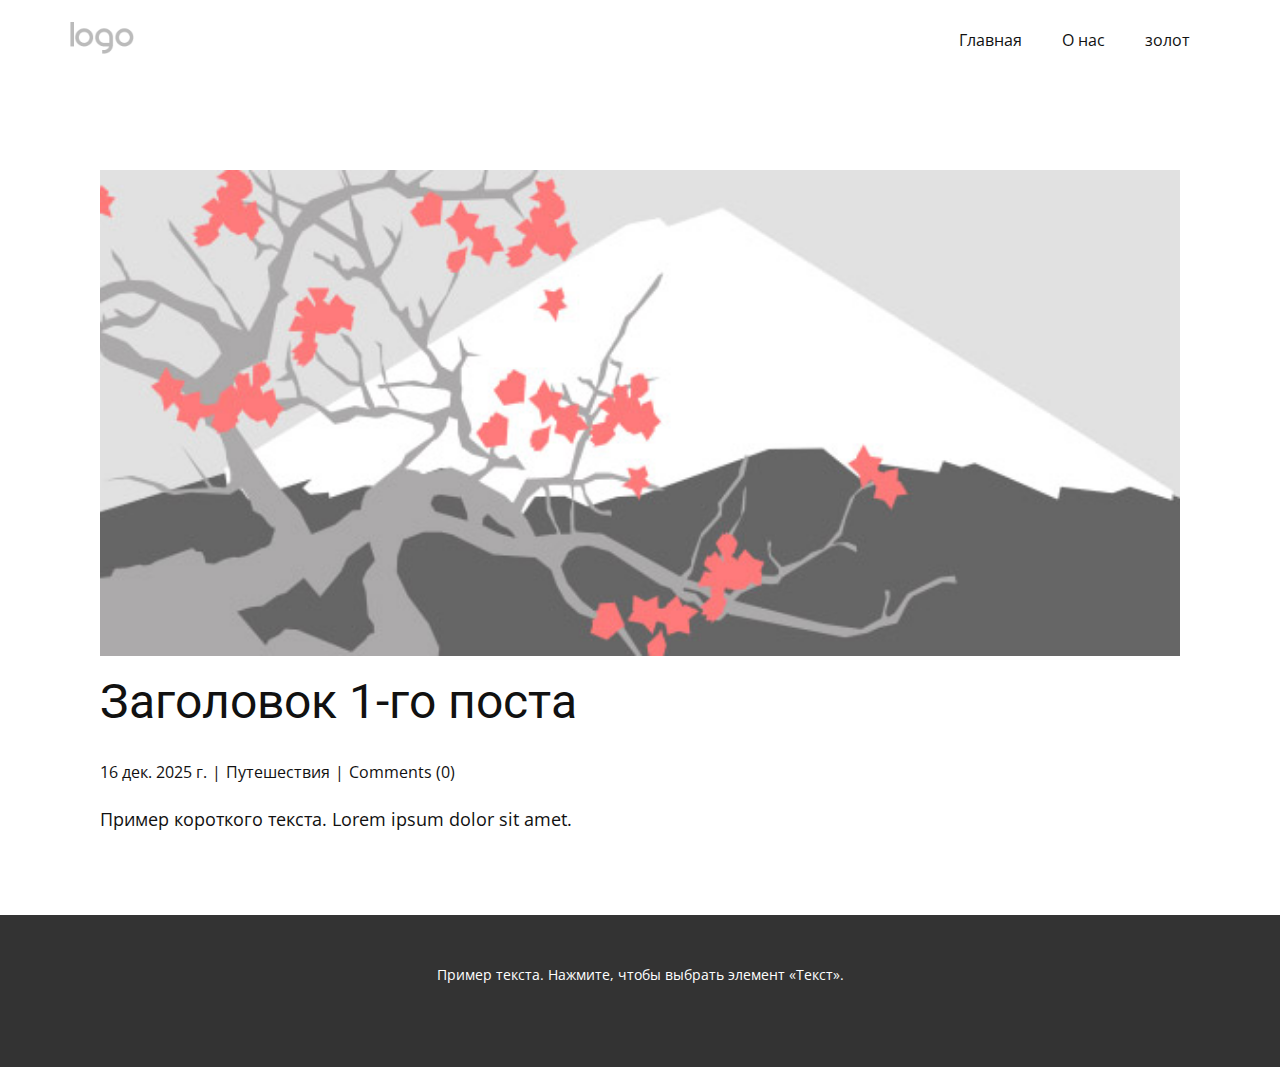
<file: blog/пост.html>
<!DOCTYPE html>
<html style="font-size: 16px;" lang="ru"><head>
    <meta name="viewport" content="width=device-width, initial-scale=1.0">
    <meta charset="utf-8">
    <meta name="keywords" content="Заголовок 1-го поста">
    <meta name="description" content="">
    <title>Заголовок 1-го поста</title>
    <link rel="stylesheet" href="../nicepage.css" media="screen">
<link rel="stylesheet" href="../Post-Template.css" media="screen">
    <script class="u-script" type="text/javascript" src="../jquery.js" defer=""></script>
    <script class="u-script" type="text/javascript" src="../nicepage.js" defer=""></script>
    <meta name="generator" content="Nicepage 8.1.1, nicepage.com">
    
    
    
    <link id="u-page-google-font" rel="stylesheet" href="https://fonts.googleapis.com/css2?display=swap&amp;family=Roboto:ital,wght@0,100;0,200;0,300;0,400;0,500;0,600;0,700;0,800;0,900;1,100;1,200;1,300;1,400;1,500;1,600;1,700;1,800;1,900&amp;family=Open+Sans:ital,wght@0,300;0,400;0,500;0,600;0,700;0,800;1,300;1,400;1,500;1,600;1,700;1,800">
    <script type="application/ld+json">{
		"@context": "http://schema.org",
		"@type": "Organization",
		"name": "WebSite6599955",
		"logo": "images/default-logo.png"
}</script>
    <meta name="theme-color" content="#478ac9">
  <meta data-intl-tel-input-cdn-path="intlTelInput/"></head>
  <body data-path-to-root="./" data-include-products="false" class="u-body u-xl-mode" data-lang="ru"><header class="u-clearfix u-header u-header" id="header"><div class="u-clearfix u-sheet u-valign-middle u-sheet-1">
        <a href="#" class="u-image u-logo u-image-1">
          <img src="../images/default-logo.png" class="u-logo-image u-logo-image-1">
        </a>
        <nav class="u-menu u-menu-one-level u-offcanvas u-menu-1" role="navigation" aria-label="Навигация по меню">
          <div class="menu-collapse" style="font-size: 1rem; letter-spacing: 0px;">
            <a class="u-button-style u-custom-left-right-menu-spacing u-custom-padding-bottom u-custom-top-bottom-menu-spacing u-hamburger-link u-nav-link u-text-active-palette-1-base u-text-hover-palette-2-base" href="#" tabindex="-1" aria-label="Открыть меню" aria-controls="1595">
              <svg class="u-svg-link" viewBox="0 0 24 24"><use xlink:href="#menu-hamburger"></use></svg>
              <svg class="u-svg-content" version="1.1" id="menu-hamburger" viewBox="0 0 16 16" x="0px" y="0px" xmlns:xlink="http://www.w3.org/1999/xlink" xmlns="http://www.w3.org/2000/svg"><g><rect y="1" width="16" height="2"></rect><rect y="7" width="16" height="2"></rect><rect y="13" width="16" height="2"></rect>
</g></svg>
            </a>
          </div>
          <div class="u-nav-container">
            <ul class="u-nav u-unstyled u-nav-1" role="menubar"><li class="u-nav-item" role="none"><a class="u-button-style u-nav-link u-text-active-palette-1-base u-text-hover-palette-2-base" href="../" style="padding: 10px 20px;" role="menuitem"><font dir="auto" style="vertical-align: inherit;"><font dir="auto" style="vertical-align: inherit;">Главная</font>
</font>
</a>
</li><li class="u-nav-item" role="none"><a class="u-button-style u-nav-link u-text-active-palette-1-base u-text-hover-palette-2-base" href="../О-нас.html" style="padding: 10px 20px;" role="menuitem"><font dir="auto" style="vertical-align: inherit;"><font dir="auto" style="vertical-align: inherit;">О нас</font>
</font>
</a>
</li><li class="u-nav-item" role="none"><a class="u-button-style u-nav-link u-text-active-palette-1-base u-text-hover-palette-2-base" href="../Контакты.html" style="padding: 10px 20px;" role="menuitem"><font dir="auto" style="vertical-align: inherit;"><font dir="auto" style="vertical-align: inherit;">золот</font>
</font>
</a>
</li></ul>
          </div>
          <div class="u-nav-container-collapse" id="1595" role="region" aria-label="цепные средства">
            <div class="u-black u-container-style u-inner-container-layout u-opacity u-opacity-95 u-sidenav">
              <div class="u-inner-container-layout u-sidenav-overflow">
                <div class="u-menu-close" tabindex="-1" aria-label="каменных"></div>
                <ul class="u-align-center u-nav u-popupmenu-items u-unstyled u-nav-2"><li class="u-nav-item"><a class="u-button-style u-nav-link" href="../"><font dir="auto" style="vertical-align: inherit;"><font dir="auto" style="vertical-align: inherit;">Главная</font>
</font>
</a>
</li><li class="u-nav-item"><a class="u-button-style u-nav-link" href="../О-нас.html"><font dir="auto" style="vertical-align: inherit;"><font dir="auto" style="vertical-align: inherit;">О нас</font>
</font>
</a>
</li><li class="u-nav-item"><a class="u-button-style u-nav-link" href="../Контакты.html"><font dir="auto" style="vertical-align: inherit;"><font dir="auto" style="vertical-align: inherit;">золот</font>
</font>
</a>
</li></ul>
              </div>
            </div>
            <div class="u-black u-menu-overlay u-opacity u-opacity-70"></div>
          </div>
        </nav>
      </div></header>
    <section class="u-align-center u-clearfix u-section-1" id="block-1">
      <div class="u-clearfix u-sheet u-valign-middle-md u-valign-middle-sm u-valign-middle-xs u-sheet-1"><!--post_details--><!--post_details_options_json--><!--{"source":""}--><!--/post_details_options_json--><!--blog_post-->
        <div class="u-container-style u-expanded-width u-post-details u-post-details-1">
          <div class="u-container-layout u-valign-middle u-container-layout-1"><!--blog_post_image-->
            <img alt="" class="u-blog-control u-expanded-width u-image u-image-default u-image-1" src="../images/0fd3416c.jpeg"><!--/blog_post_image--><!--blog_post_header-->
            <h2 class="u-blog-control u-text u-text-1">Заголовок 1-го поста</h2><!--/blog_post_header--><!--blog_post_metadata-->
            <div class="u-blog-control u-metadata u-metadata-1"><!--blog_post_metadata_date--><span class="u-meta-date u-meta-icon">16 дек. 2025 г.</span><!--/blog_post_metadata_date--><!--blog_post_metadata_category--><span class="u-meta-category u-meta-icon"><a href="/blog/blog.html#/blog-1///2">Путешествия</a></span><!--/blog_post_metadata_category--><!--blog_post_metadata_comments--><span class="u-meta-comments u-meta-icon"><!--blog_post_metadata_comments_content-->Comments (0)<!--/blog_post_metadata_comments_content--></span><!--/blog_post_metadata_comments-->
            </div><!--/blog_post_metadata--><!--blog_post_content-->
            <div class="u-align-justify u-blog-control u-post-content u-text u-text-2 fr-view">
  <p>Пример короткого текста. Lorem ipsum dolor sit amet.</p>
  </div><!--/blog_post_content-->
          </div>
        </div><!--/blog_post--><!--/post_details-->
      </div>
    </section>
    
    
    
    <footer class="u-align-center u-clearfix u-container-align-center u-footer u-grey-80 u-footer" id="footer"><div class="u-clearfix u-sheet u-sheet-1">
        <p class="u-small-text u-text u-text-variant u-text-1">
          <font dir="auto" style="vertical-align: inherit;">
            <font dir="auto" style="vertical-align: inherit;">
              <font dir="auto" style="vertical-align: inherit;">
                <font dir="auto" style="vertical-align: inherit;">
                  <font dir="auto" style="vertical-align: inherit;">
                    <font dir="auto" style="vertical-align: inherit;">Пример текста. Нажмите, чтобы выбрать элемент «Текст».</font>
                  </font>
                </font>
              </font>
            </font>
          </font>
        </p>
      </div></footer>
    <section class="u-backlink u-clearfix u-grey-80"></section>
  
</body></html>
</file>
